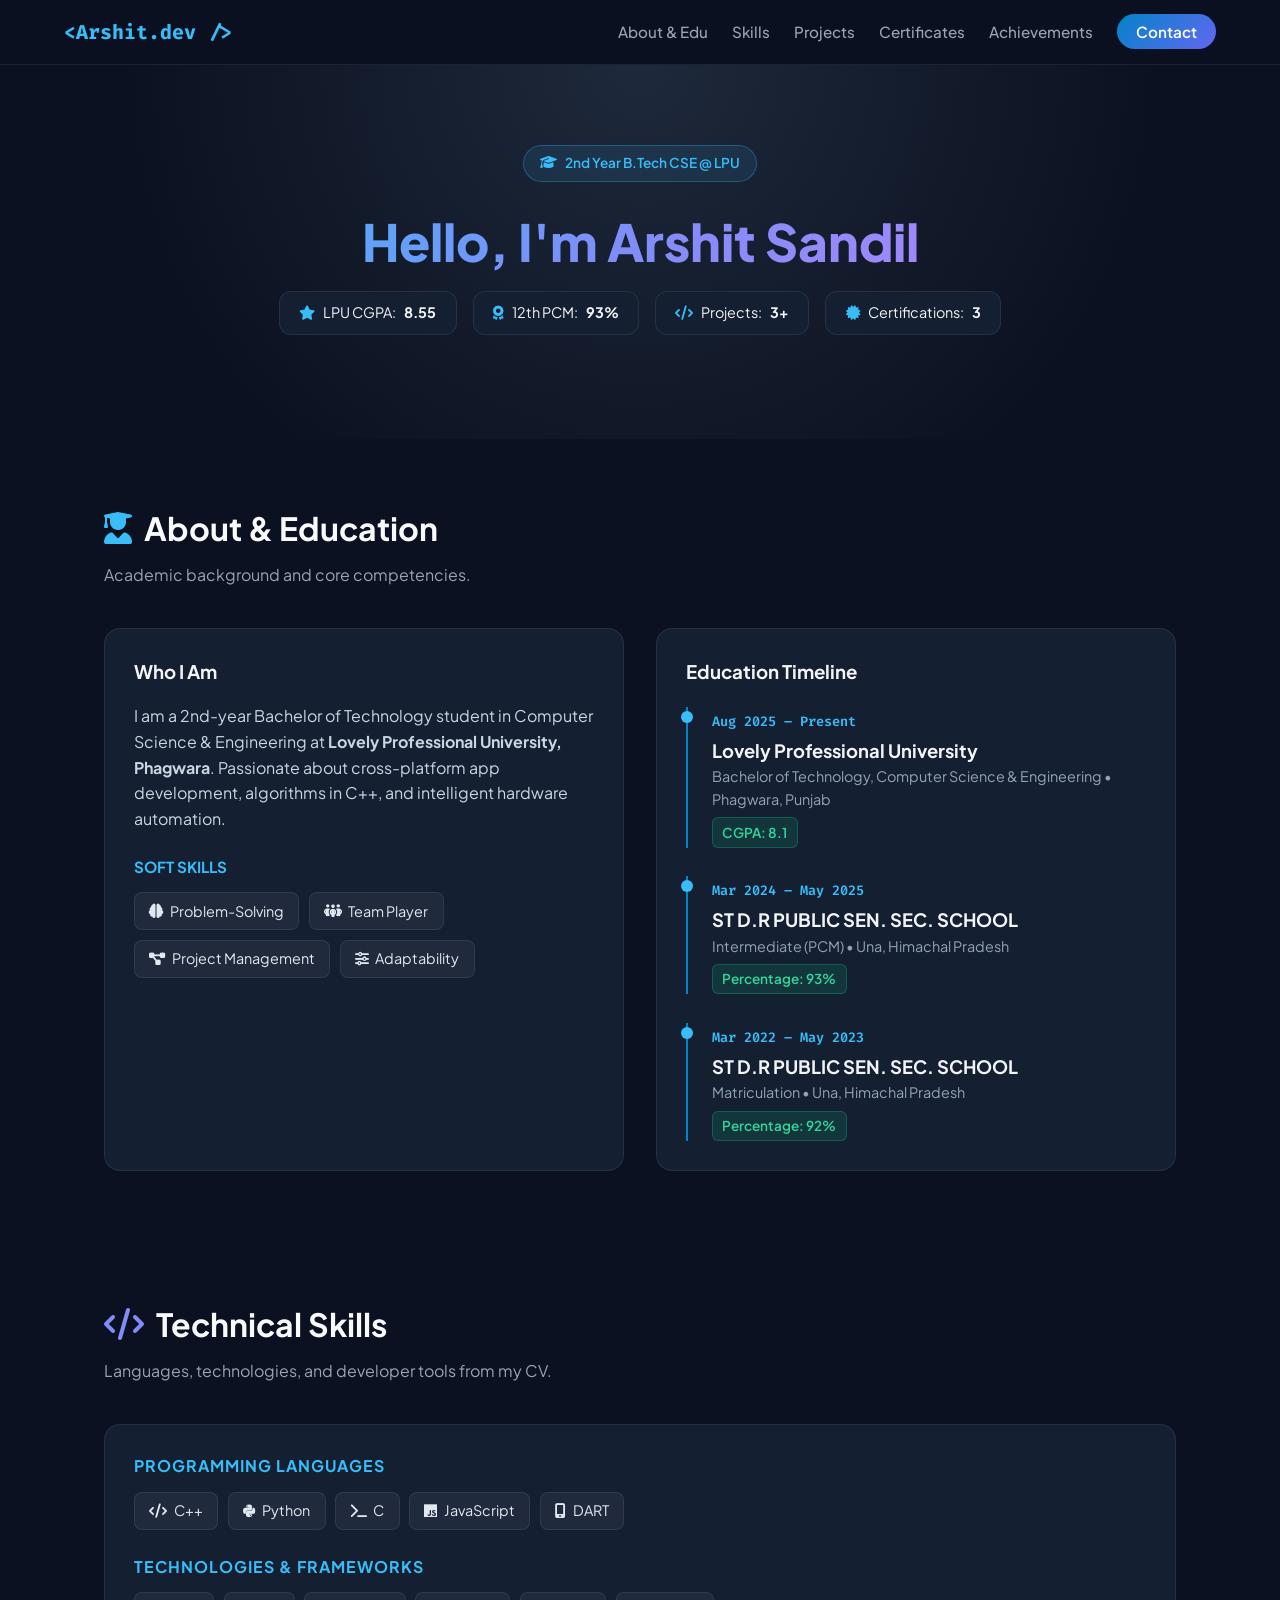
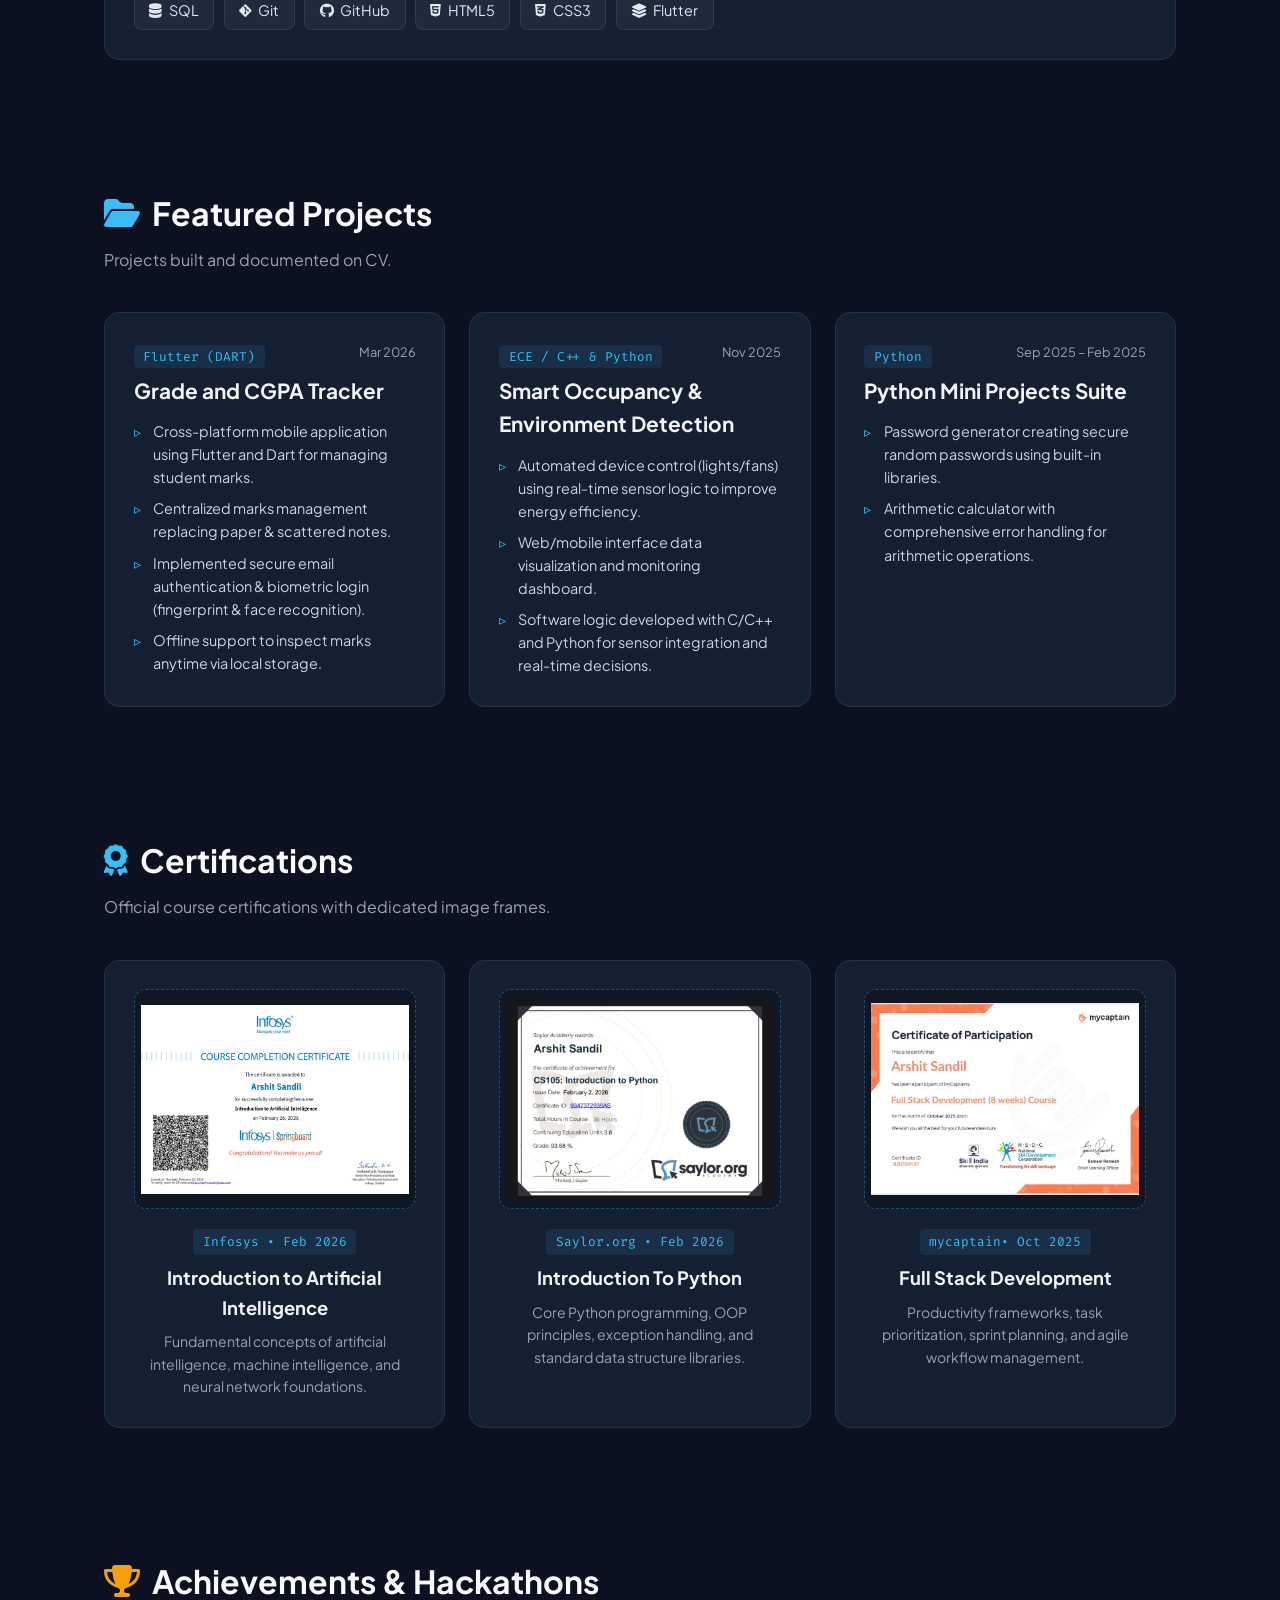
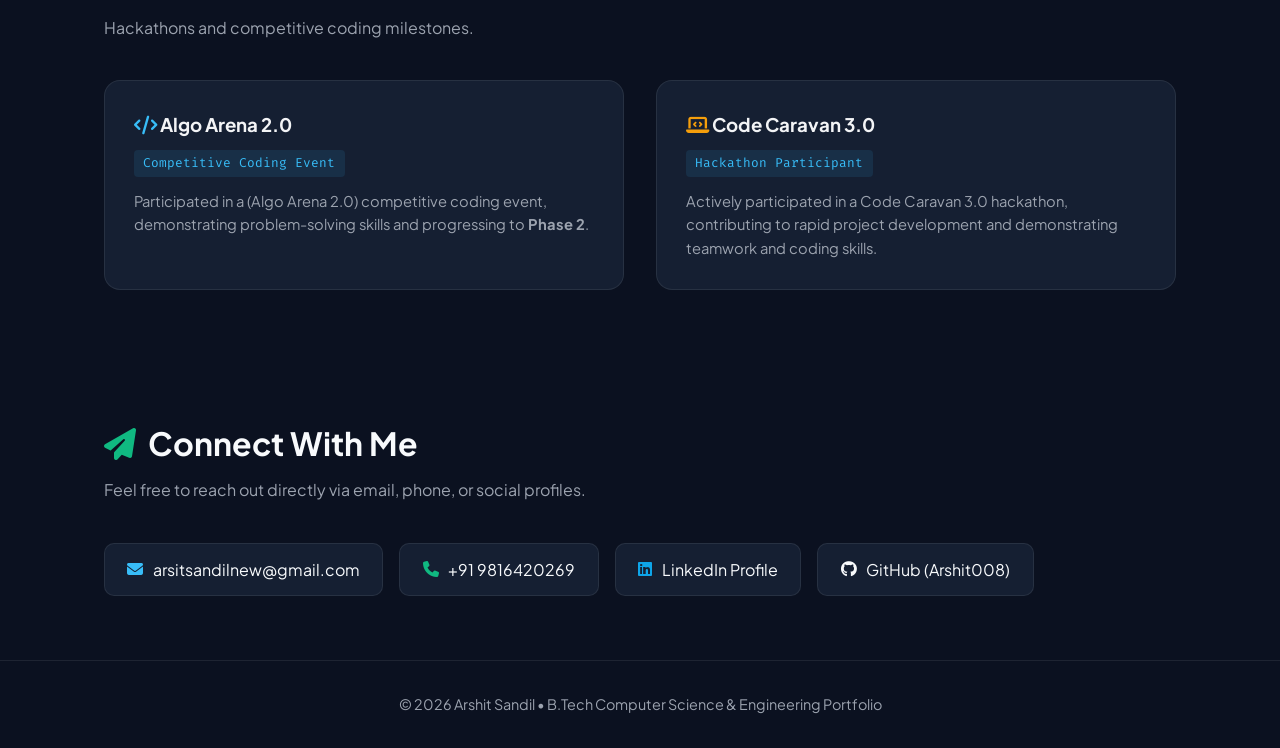
<file: index.html>
<!DOCTYPE html>
<html lang="en">
<head>
  <meta charset="UTF-8">
  <meta name="viewport" content="width=device-width, initial-scale=1.0">
  <title>Arshit Sandil | Portfolio</title>
  <!-- Google Fonts & FontAwesome Icons -->
  <link rel="preconnect" href="https://fonts.googleapis.com">
  <link rel="preconnect" href="https://fonts.gstatic.com" crossorigin>
  <link href="https://fonts.googleapis.com/css2?family=Plus+Jakarta+Sans:wght@300;400;500;600;700;800&family=Fira+Code:wght@400;600&display=swap" rel="stylesheet">
  <link rel="stylesheet" href="https://cdnjs.cloudflare.com/ajax/libs/font-awesome/6.4.0/css/all.min.css">

  <link rel="stylesheet" href="style.css">
</head>
<body>

  <!-- NAVIGATION -->
  <nav>
    <a href="#" class="brand">&lt;Arshit.dev /&gt;</a>
    <ul>
      <li><a href="#about">About & Edu</a></li>
      <li><a href="#skills">Skills</a></li>
      <li><a href="#projects">Projects</a></li>
      <li><a href="#certificates">Certificates</a></li>
      <li><a href="#achievements">Achievements</a></li>
      <li><a href="#contact" class="btn-contact">Contact</a></li>
    </ul>
  </nav>

  <!-- HERO SECTION -->
  <header class="hero">
    <div class="badge-student">
      <i class="fa-solid fa-graduation-cap"></i> 2nd Year B.Tech CSE @ LPU
    </div>
    <h1>Hello, I'm Arshit Sandil</h1>
    <P></P>
    <!-- <p class="tagline">Flutter & Dart Mobile Developer | Python & C++ Programmer | Smart Automation Enthusiast</p> -->

    <div class="metrics-row">
      <div class="metric-chip"><i class="fa-solid fa-star"></i> LPU CGPA: <strong>8.55</strong></div>
      <div class="metric-chip"><i class="fa-solid fa-award"></i> 12th PCM: <strong>93%</strong></div>
      <div class="metric-chip"><i class="fa-solid fa-code"></i> Projects: <strong>3+</strong></div>
      <div class="metric-chip"><i class="fa-solid fa-certificate"></i> Certifications: <strong>3</strong></div>
    </div>
  </header>

  <!-- ABOUT & EDUCATION -->
  <section id="about">
    <h2 class="section-title"><i class="fa-solid fa-user-graduate" style="color: #38bdf8;"></i> About & Education</h2>
    <p class="section-desc">Academic background and core competencies.</p>

    <div class="grid-2">
      <!-- Bio & Soft Skills -->
      <div class="card">
        <h3 style="margin-bottom: 1rem;">Who I Am</h3>
        <p style="color: #cbd5e1; margin-bottom: 1.5rem;">
          I am a 2nd-year Bachelor of Technology student in Computer Science & Engineering at <strong>Lovely Professional University, Phagwara</strong>. Passionate about cross-platform app development, algorithms in C++, and intelligent hardware automation.
        </p>

        <h4 style="color: #38bdf8; font-size: 0.95rem; margin-bottom: 0.8rem; text-transform: uppercase;">Soft Skills</h4>
        <div class="tags-container">
          <span class="tag"><i class="fa-solid fa-brain"></i> Problem-Solving</span>
          <span class="tag"><i class="fa-solid fa-people-group"></i> Team Player</span>
          <span class="tag"><i class="fa-solid fa-diagram-project"></i> Project Management</span>
          <span class="tag"><i class="fa-solid fa-sliders"></i> Adaptability</span>
        </div>
      </div>

      <!-- Education Timeline -->
      <div class="card">
        <h3 style="margin-bottom: 1.2rem;">Education Timeline</h3>
        
        <div class="timeline-item">
          <span class="timeline-date">Aug 2025 – Present</span>
          <div class="timeline-school">Lovely Professional University</div>
          <p style="color: #94a3b8; font-size: 0.9rem;">Bachelor of Technology, Computer Science & Engineering • Phagwara, Punjab</p>
          <span class="pill-score">CGPA: 8.1</span>
        </div>

        <div class="timeline-item">
          <span class="timeline-date">Mar 2024 – May 2025</span>
          <div class="timeline-school">ST D.R PUBLIC SEN. SEC. SCHOOL</div>
          <p style="color: #94a3b8; font-size: 0.9rem;">Intermediate (PCM) • Una, Himachal Pradesh</p>
          <span class="pill-score">Percentage: 93%</span>
        </div>

        <div class="timeline-item" style="margin-bottom: 0;">
          <span class="timeline-date">Mar 2022 – May 2023</span>
          <div class="timeline-school">ST D.R PUBLIC SEN. SEC. SCHOOL</div>
          <p style="color: #94a3b8; font-size: 0.9rem;">Matriculation • Una, Himachal Pradesh</p>
          <span class="pill-score">Percentage: 92%</span>
        </div>
      </div>
    </div>
  </section>

  <!-- SKILLS SECTION -->
  <section id="skills">
    <h2 class="section-title"><i class="fa-solid fa-code" style="color: #818cf8;"></i> Technical Skills</h2>
    <p class="section-desc">Languages, technologies, and developer tools from my CV.</p>

    <div class="card">
      <div class="skill-category">
        <h4>Programming Languages</h4>
        <div class="tags-container">
          <span class="tag"><i class="fa-solid fa-code"></i> C++</span>
          <span class="tag"><i class="fa-brands fa-python"></i> Python</span>
          <span class="tag"><i class="fa-solid fa-terminal"></i> C</span>
          <span class="tag"><i class="fa-brands fa-js"></i> JavaScript</span>
          <span class="tag"><i class="fa-solid fa-mobile-screen"></i> DART</span>
        </div>
      </div>

      <div class="skill-category" style="margin-bottom: 0;">
        <h4>Technologies & Frameworks</h4>
        <div class="tags-container">
          <span class="tag"><i class="fa-solid fa-database"></i> SQL</span>
          <span class="tag"><i class="fa-brands fa-git-alt"></i> Git</span>
          <span class="tag"><i class="fa-brands fa-github"></i> GitHub</span>
          <span class="tag"><i class="fa-brands fa-html5"></i> HTML5</span>
          <span class="tag"><i class="fa-brands fa-css3-alt"></i> CSS3</span>
          <span class="tag"><i class="fa-solid fa-layer-group"></i> Flutter</span>
        </div>
      </div>
    </div>
  </section>

  <!-- PROJECTS SECTION -->
  <section id="projects">
    <h2 class="section-title"><i class="fa-solid fa-folder-open" style="color: #38bdf8;"></i> Featured Projects</h2>
    <p class="section-desc">Projects built and documented on CV.</p>

    <div class="grid-3">
      <!-- Project 1 -->
      <div class="card project-card">
        <span class="project-tag">Flutter (DART)</span>
        <span class="project-date">Mar 2026</span>
        <h3>Grade and CGPA Tracker</h3>
        <ul class="project-list">
          <li>Cross-platform mobile application using Flutter and Dart for managing student marks.</li>
          <li>Centralized marks management replacing paper & scattered notes.</li>
          <li>Implemented secure email authentication & biometric login (fingerprint & face recognition).</li>
          <li>Offline support to inspect marks anytime via local storage.</li>
        </ul>
      </div>

      <!-- Project 2 -->
      <div class="card project-card">
        <span class="project-tag">ECE / C++ & Python</span>
        <span class="project-date">Nov 2025</span>
        <h3>Smart Occupancy & Environment Detection</h3>
        <ul class="project-list">
          <li>Automated device control (lights/fans) using real-time sensor logic to improve energy efficiency.</li>
          <li>Web/mobile interface data visualization and monitoring dashboard.</li>
          <li>Software logic developed with C/C++ and Python for sensor integration and real-time decisions.</li>
        </ul>
      </div>

      <!-- Project 3 -->
      <div class="card project-card">
        <span class="project-tag">Python</span>
        <span class="project-date">Sep 2025 – Feb 2025</span>
        <h3>Python Mini Projects Suite</h3>
        <ul class="project-list">
          <li>Password generator creating secure random passwords using built-in libraries.</li>
          <li>Arithmetic calculator with comprehensive error handling for arithmetic operations.</li>
        </ul>
      </div>
    </div>
  </section>

  <!-- CERTIFICATES SECTION WITH IMAGE SLOTS -->
  <section id="certificates">
    <h2 class="section-title"><i class="fa-solid fa-award" style="color: #38bdf8;"></i> Certifications</h2>
    <p class="section-desc">Official course certifications with dedicated image frames.</p>

    <div class="grid-3">
      <!-- Certificate 1 -->
      <div class="card cert-card">
        <!-- 🖼️ IMAGE SLOT 1: Paste your image link/path in src="..." -->
        <div class="cert-img-box">
          <img 
            src="infosis.jpeg" 
            alt="Introduction to Artificial Intelligence - Infosys" 
            width="100%" 
            height="206"
            onerror="this.style.display='none'; this.nextElementSibling.style.display='flex';"
          >
          <div class="cert-placeholder" style="display: none;">
            <i class="fa-solid fa-certificate"></i>
            <span>Certificate Preview</span>
            <small>Paste image URL in &lt;img src="..."&gt;</small>
          </div>
        </div>

        <span class="cert-issuer">Infosys • Feb 2026</span>
        <h3 style="font-size: 1.15rem; margin-bottom: 0.5rem;">Introduction to Artificial Intelligence</h3>
        <p style="font-size: 0.88rem; color: var(--text-muted);">Fundamental concepts of artificial intelligence, machine intelligence, and neural network foundations.</p>
      </div>

      <!-- Certificate 2 -->
      <div class="card cert-card">
        <!-- 🖼️ IMAGE SLOT 2: Paste your image link/path in src="..." -->
        <div class="cert-img-box">
          <img 
            src="saylor.jpeg" 
            alt="Introduction To Python - Saylor.org" 
            width="100%" 
            height="206"
            onerror="this.style.display='none'; this.nextElementSibling.style.display='flex';"
          >
          <div class="cert-placeholder" style="display: none;">
            <i class="fa-brands fa-python"></i>
            <span>Certificate Preview</span>
            <small>Paste image URL in &lt;img src="..."&gt;</small>
          </div>
        </div>

        <span class="cert-issuer">Saylor.org • Feb 2026</span>
        <h3 style="font-size: 1.15rem; margin-bottom: 0.5rem;">Introduction To Python</h3>
        <p style="font-size: 0.88rem; color: var(--text-muted);">Core Python programming, OOP principles, exception handling, and standard data structure libraries.</p>
      </div>

      <!-- Certificate 3 -->
      <div class="card cert-card">
        <!-- 🖼️ IMAGE SLOT 3: Paste your image link/path in src="..." -->
        <div class="cert-img-box">
          <img 
            src="capt.jpeg" 
            alt="Full Stack Development - mycaptain" 
            width="100%" 
            height="206"
            onerror="this.style.display='none'; this.nextElementSibling.style.display='flex';"
          >
          <div class="cert-placeholder" style="display: none;">
            <i class="fa-solid fa-clock"></i>
            <span>Certificate Preview</span>
            <small>Paste image URL in &lt;img src="..."&gt;</small>
          </div>
        </div>

        <span class="cert-issuer"> mycaptain• Oct 2025</span>
        <h3 style="font-size: 1.15rem; margin-bottom: 0.5rem;">Full Stack Development</h3>
        <p style="font-size: 0.88rem; color: var(--text-muted);">Productivity frameworks, task prioritization, sprint planning, and agile workflow management.</p>
      </div>
    </div>
  </section>

  <!-- ACHIEVEMENTS SECTION -->
  <section id="achievements">
    <h2 class="section-title"><i class="fa-solid fa-trophy" style="color: #f59e0b;"></i> Achievements & Hackathons</h2>
    <p class="section-desc">Hackathons and competitive coding milestones.</p>

    <div class="grid-2">
      <!-- Achievement 1 -->
      <div class="card">
        <h3 style="margin-bottom: 0.5rem;"><i class="fa-solid fa-code" style="color: #38bdf8;"></i> Algo Arena 2.0</h3>
        <span class="project-tag" style="margin-bottom: 0.8rem; display: inline-block;">Competitive Coding Event</span>
        <p style="font-size: 0.92rem; color: var(--text-muted);">
          Participated in a (Algo Arena 2.0) competitive coding event, demonstrating problem-solving skills and progressing to <strong>Phase 2</strong>.
        </p>
      </div>

      <!-- Achievement 2 -->
      <div class="card">
        <h3 style="margin-bottom: 0.5rem;"><i class="fa-solid fa-laptop-code" style="color: #f59e0b;"></i> Code Caravan 3.0</h3>
        <span class="project-tag" style="margin-bottom: 0.8rem; display: inline-block;">Hackathon Participant</span>
        <p style="font-size: 0.92rem; color: var(--text-muted);">
          Actively participated in a Code Caravan 3.0 hackathon, contributing to rapid project development and demonstrating teamwork and coding skills.
        </p>
      </div>
    </div>
  </section>

  <!-- CONTACT SECTION -->
  <section id="contact">
    <h2 class="section-title"><i class="fa-solid fa-paper-plane" style="color: #10b981;"></i> Connect With Me</h2>
    <p class="section-desc">Feel free to reach out directly via email, phone, or social profiles.</p>

    <div class="contact-links">
      <a href="mailto:arsitsandilnew@gmail.com" class="contact-btn">
        <i class="fa-solid fa-envelope" style="color: #38bdf8;"></i> arsitsandilnew@gmail.com
      </a>
      <a href="tel:+919816420269" class="contact-btn">
        <i class="fa-solid fa-phone" style="color: #10b981;"></i> +91 9816420269
      </a>
      <a href="https://www.linkedin.com/in/arshit-sandil-b44b50220/" target="_blank" rel="noopener" class="contact-btn">
        <i class="fa-brands fa-linkedin" style="color: #0ea5e9;"></i> LinkedIn Profile
      </a>
      <a href="https://github.com/Arshit008" target="_blank" rel="noopener" class="contact-btn">
        <i class="fa-brands fa-github"></i> GitHub (Arshit008)
      </a>
    </div>
  </section>

  <!-- FOOTER -->
  <footer>
    <p>&copy; 2026 Arshit Sandil • B.Tech Computer Science & Engineering Portfolio</p>
  </footer>

</body>
</html>
</file>
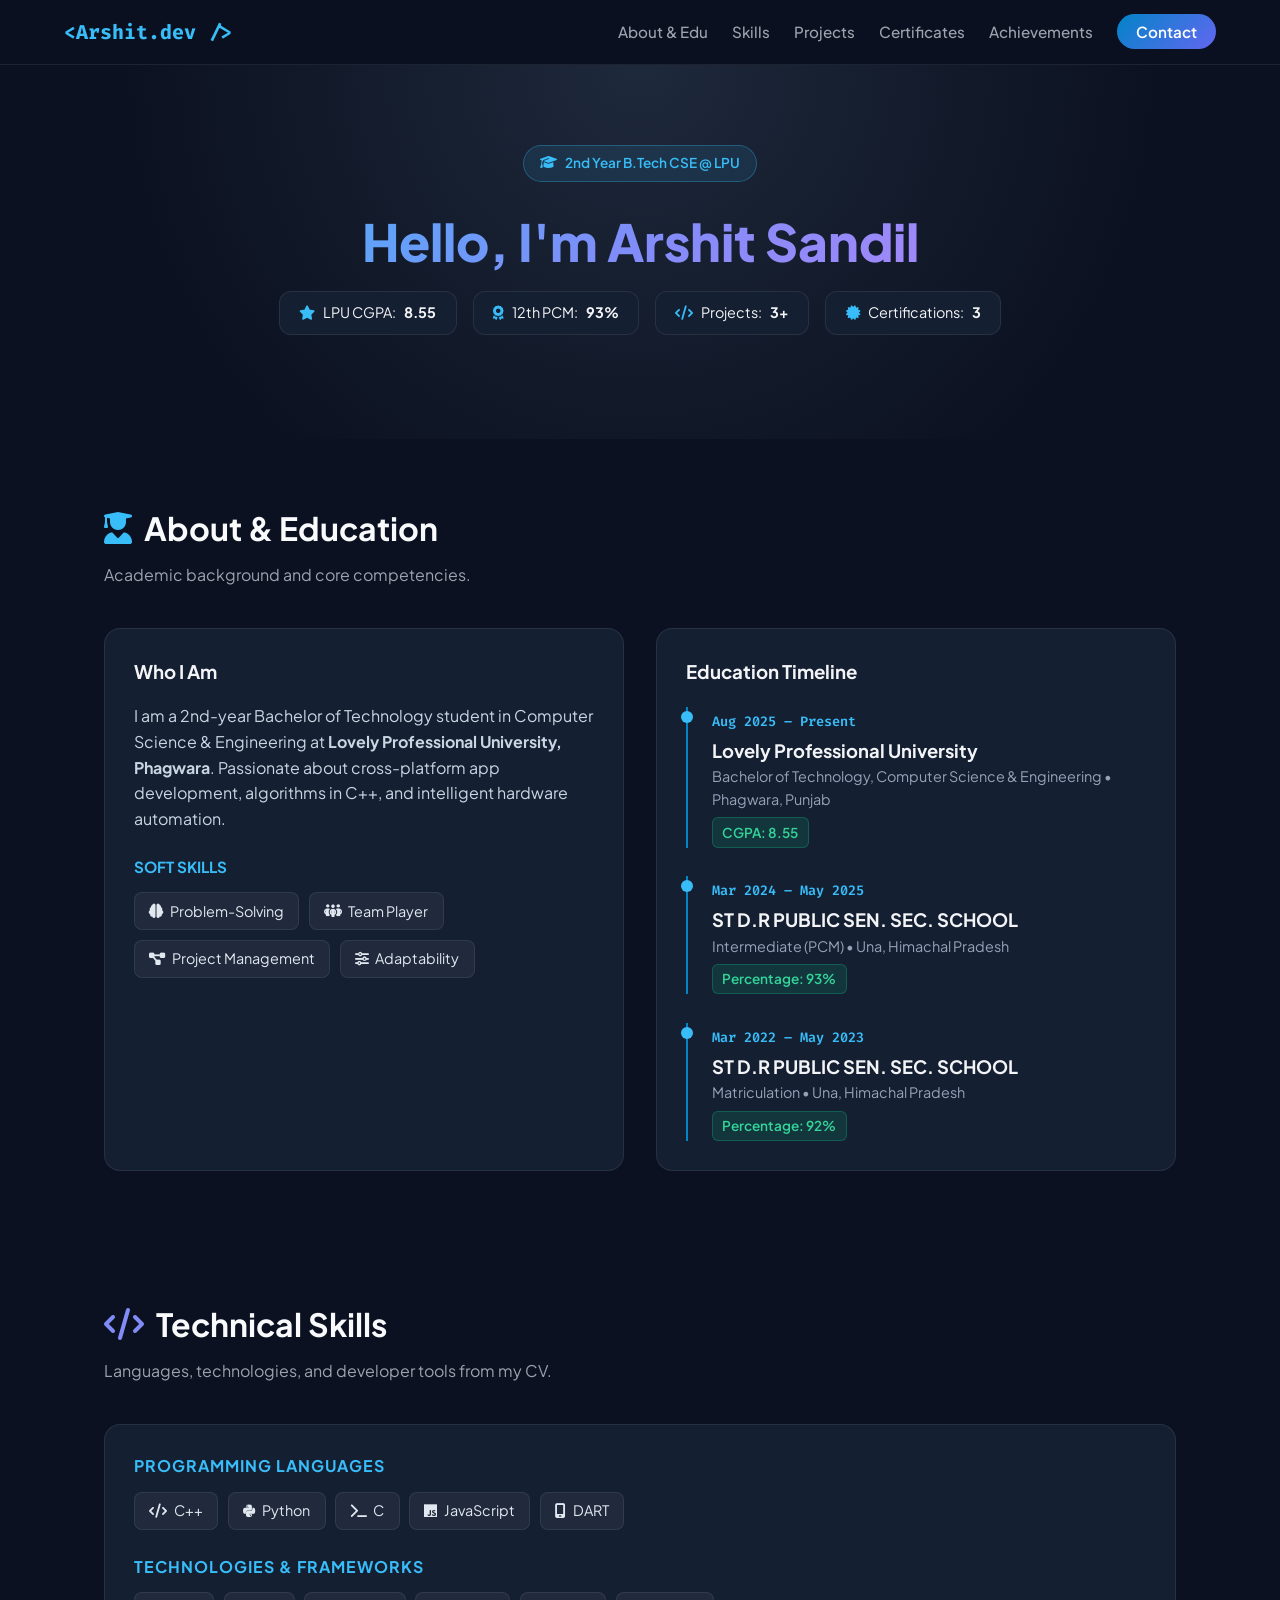
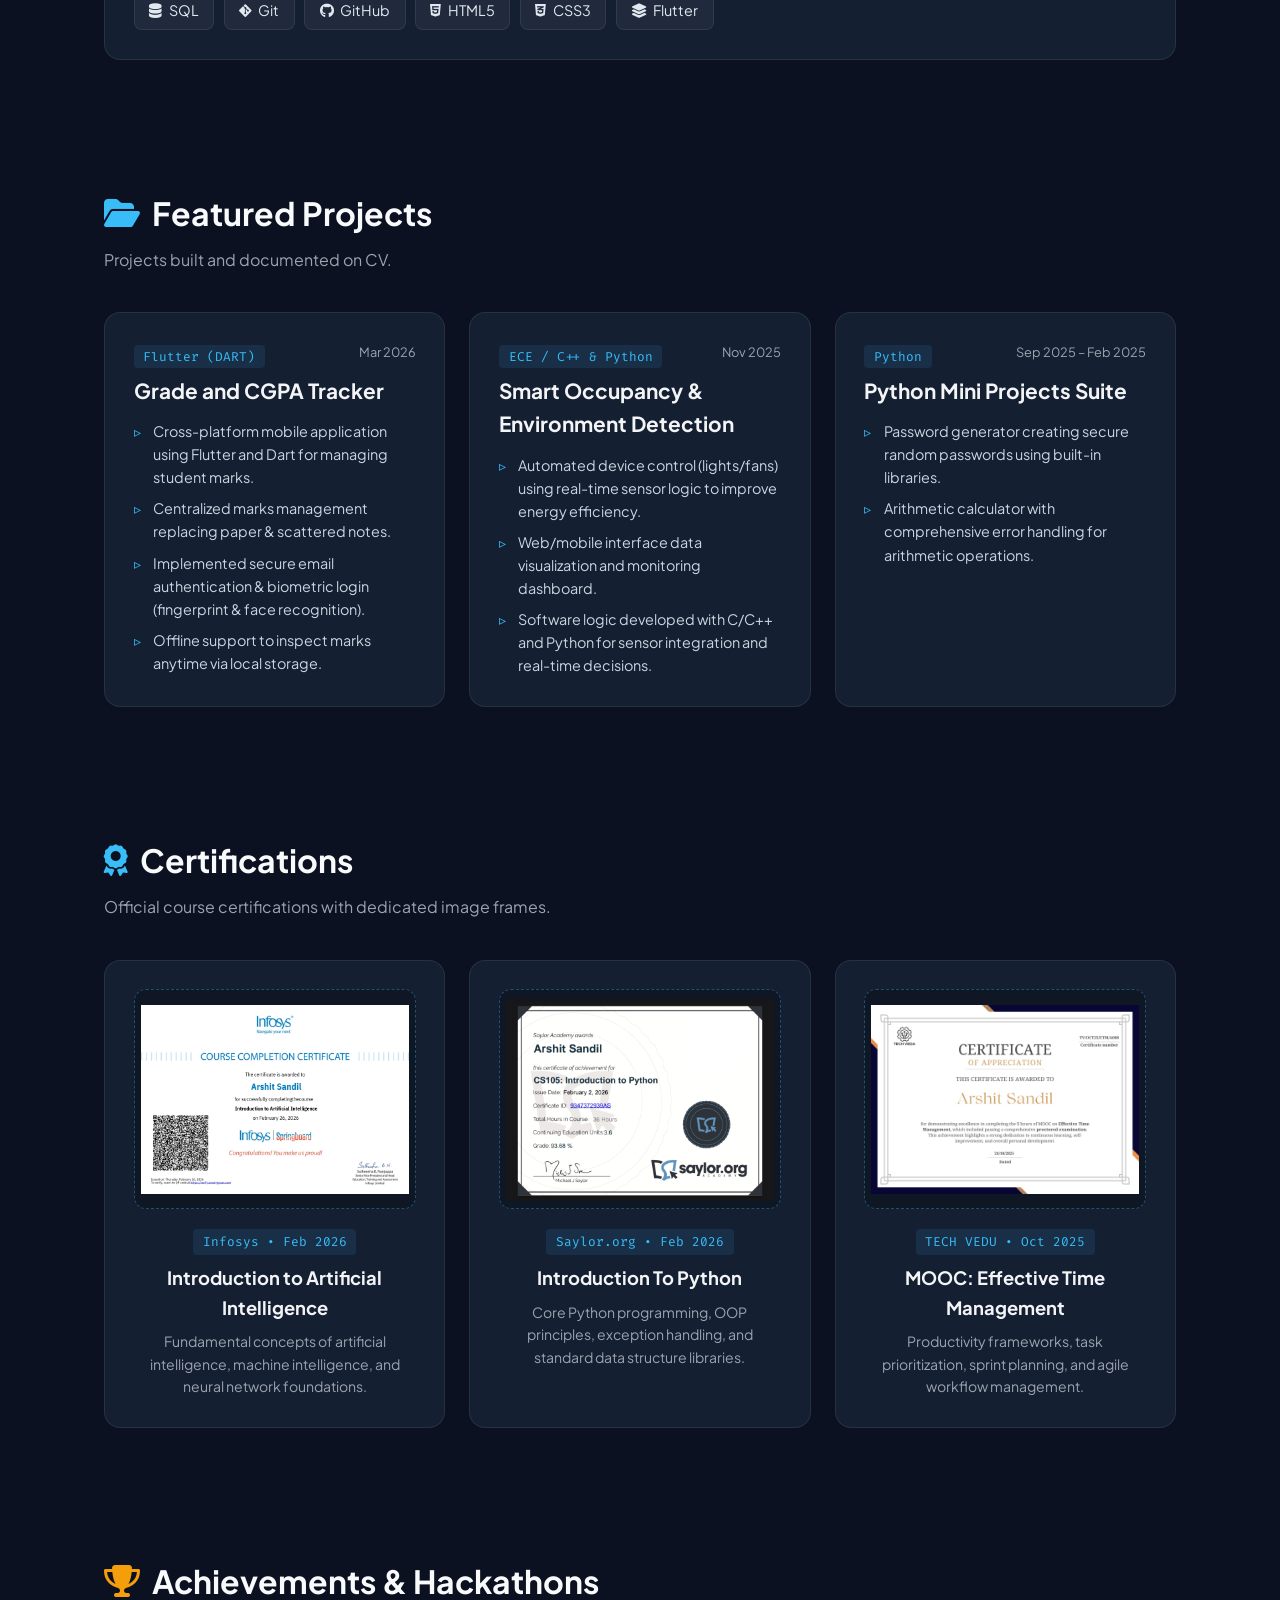
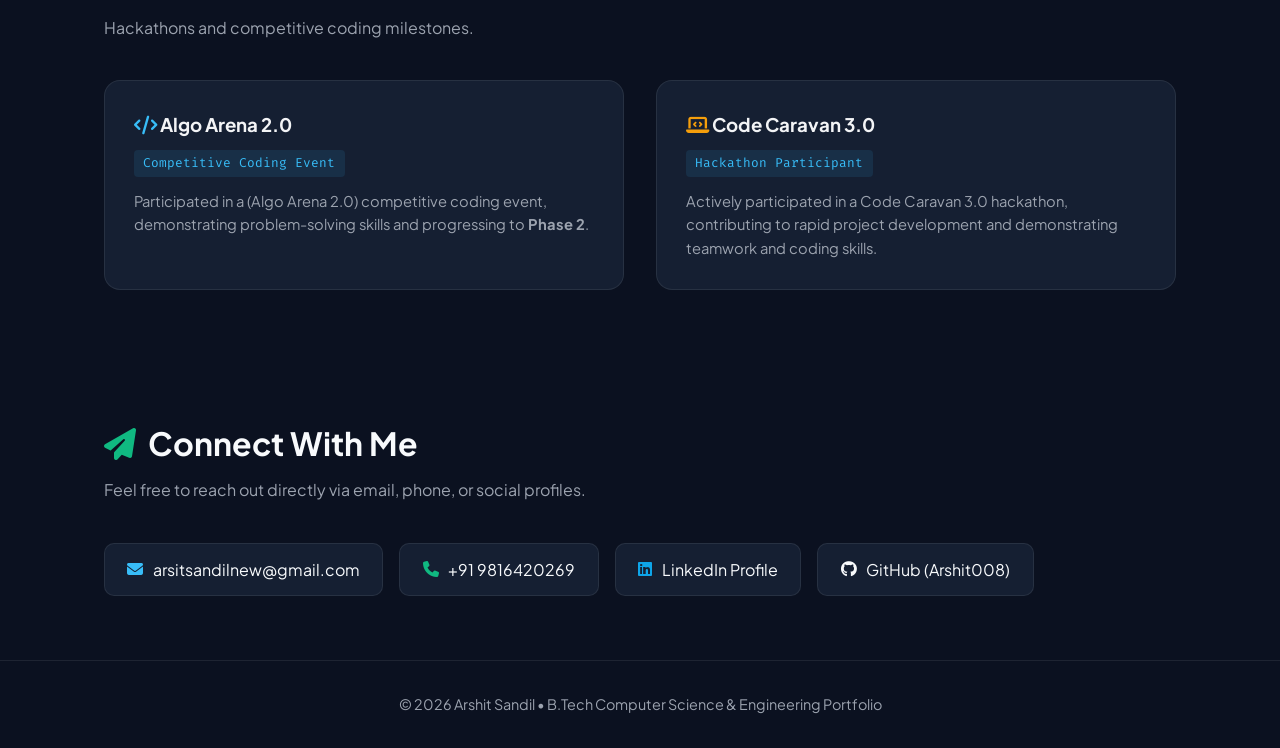
<file: portfolio/index.html>
<!DOCTYPE html>
<html lang="en">
<head>
  <meta charset="UTF-8">
  <meta name="viewport" content="width=device-width, initial-scale=1.0">
  <title>Arshit Sandil | Portfolio</title>
  <!-- Google Fonts & FontAwesome Icons -->
  <link rel="preconnect" href="https://fonts.googleapis.com">
  <link rel="preconnect" href="https://fonts.gstatic.com" crossorigin>
  <link href="https://fonts.googleapis.com/css2?family=Plus+Jakarta+Sans:wght@300;400;500;600;700;800&family=Fira+Code:wght@400;600&display=swap" rel="stylesheet">
  <link rel="stylesheet" href="https://cdnjs.cloudflare.com/ajax/libs/font-awesome/6.4.0/css/all.min.css">

  <link rel="stylesheet" href="style.css">
</head>
<body>

  <!-- NAVIGATION -->
  <nav>
    <a href="#" class="brand">&lt;Arshit.dev /&gt;</a>
    <ul>
      <li><a href="#about">About & Edu</a></li>
      <li><a href="#skills">Skills</a></li>
      <li><a href="#projects">Projects</a></li>
      <li><a href="#certificates">Certificates</a></li>
      <li><a href="#achievements">Achievements</a></li>
      <li><a href="#contact" class="btn-contact">Contact</a></li>
    </ul>
  </nav>

  <!-- HERO SECTION -->
  <header class="hero">
    <div class="badge-student">
      <i class="fa-solid fa-graduation-cap"></i> 2nd Year B.Tech CSE @ LPU
    </div>
    <h1>Hello, I'm Arshit Sandil</h1>
    <P></P>
    <!-- <p class="tagline">Flutter & Dart Mobile Developer | Python & C++ Programmer | Smart Automation Enthusiast</p> -->

    <div class="metrics-row">
      <div class="metric-chip"><i class="fa-solid fa-star"></i> LPU CGPA: <strong>8.55</strong></div>
      <div class="metric-chip"><i class="fa-solid fa-award"></i> 12th PCM: <strong>93%</strong></div>
      <div class="metric-chip"><i class="fa-solid fa-code"></i> Projects: <strong>3+</strong></div>
      <div class="metric-chip"><i class="fa-solid fa-certificate"></i> Certifications: <strong>3</strong></div>
    </div>
  </header>

  <!-- ABOUT & EDUCATION -->
  <section id="about">
    <h2 class="section-title"><i class="fa-solid fa-user-graduate" style="color: #38bdf8;"></i> About & Education</h2>
    <p class="section-desc">Academic background and core competencies.</p>

    <div class="grid-2">
      <!-- Bio & Soft Skills -->
      <div class="card">
        <h3 style="margin-bottom: 1rem;">Who I Am</h3>
        <p style="color: #cbd5e1; margin-bottom: 1.5rem;">
          I am a 2nd-year Bachelor of Technology student in Computer Science & Engineering at <strong>Lovely Professional University, Phagwara</strong>. Passionate about cross-platform app development, algorithms in C++, and intelligent hardware automation.
        </p>

        <h4 style="color: #38bdf8; font-size: 0.95rem; margin-bottom: 0.8rem; text-transform: uppercase;">Soft Skills</h4>
        <div class="tags-container">
          <span class="tag"><i class="fa-solid fa-brain"></i> Problem-Solving</span>
          <span class="tag"><i class="fa-solid fa-people-group"></i> Team Player</span>
          <span class="tag"><i class="fa-solid fa-diagram-project"></i> Project Management</span>
          <span class="tag"><i class="fa-solid fa-sliders"></i> Adaptability</span>
        </div>
      </div>

      <!-- Education Timeline -->
      <div class="card">
        <h3 style="margin-bottom: 1.2rem;">Education Timeline</h3>
        
        <div class="timeline-item">
          <span class="timeline-date">Aug 2025 – Present</span>
          <div class="timeline-school">Lovely Professional University</div>
          <p style="color: #94a3b8; font-size: 0.9rem;">Bachelor of Technology, Computer Science & Engineering • Phagwara, Punjab</p>
          <span class="pill-score">CGPA: 8.55</span>
        </div>

        <div class="timeline-item">
          <span class="timeline-date">Mar 2024 – May 2025</span>
          <div class="timeline-school">ST D.R PUBLIC SEN. SEC. SCHOOL</div>
          <p style="color: #94a3b8; font-size: 0.9rem;">Intermediate (PCM) • Una, Himachal Pradesh</p>
          <span class="pill-score">Percentage: 93%</span>
        </div>

        <div class="timeline-item" style="margin-bottom: 0;">
          <span class="timeline-date">Mar 2022 – May 2023</span>
          <div class="timeline-school">ST D.R PUBLIC SEN. SEC. SCHOOL</div>
          <p style="color: #94a3b8; font-size: 0.9rem;">Matriculation • Una, Himachal Pradesh</p>
          <span class="pill-score">Percentage: 92%</span>
        </div>
      </div>
    </div>
  </section>

  <!-- SKILLS SECTION -->
  <section id="skills">
    <h2 class="section-title"><i class="fa-solid fa-code" style="color: #818cf8;"></i> Technical Skills</h2>
    <p class="section-desc">Languages, technologies, and developer tools from my CV.</p>

    <div class="card">
      <div class="skill-category">
        <h4>Programming Languages</h4>
        <div class="tags-container">
          <span class="tag"><i class="fa-solid fa-code"></i> C++</span>
          <span class="tag"><i class="fa-brands fa-python"></i> Python</span>
          <span class="tag"><i class="fa-solid fa-terminal"></i> C</span>
          <span class="tag"><i class="fa-brands fa-js"></i> JavaScript</span>
          <span class="tag"><i class="fa-solid fa-mobile-screen"></i> DART</span>
        </div>
      </div>

      <div class="skill-category" style="margin-bottom: 0;">
        <h4>Technologies & Frameworks</h4>
        <div class="tags-container">
          <span class="tag"><i class="fa-solid fa-database"></i> SQL</span>
          <span class="tag"><i class="fa-brands fa-git-alt"></i> Git</span>
          <span class="tag"><i class="fa-brands fa-github"></i> GitHub</span>
          <span class="tag"><i class="fa-brands fa-html5"></i> HTML5</span>
          <span class="tag"><i class="fa-brands fa-css3-alt"></i> CSS3</span>
          <span class="tag"><i class="fa-solid fa-layer-group"></i> Flutter</span>
        </div>
      </div>
    </div>
  </section>

  <!-- PROJECTS SECTION -->
  <section id="projects">
    <h2 class="section-title"><i class="fa-solid fa-folder-open" style="color: #38bdf8;"></i> Featured Projects</h2>
    <p class="section-desc">Projects built and documented on CV.</p>

    <div class="grid-3">
      <!-- Project 1 -->
      <div class="card project-card">
        <span class="project-tag">Flutter (DART)</span>
        <span class="project-date">Mar 2026</span>
        <h3>Grade and CGPA Tracker</h3>
        <ul class="project-list">
          <li>Cross-platform mobile application using Flutter and Dart for managing student marks.</li>
          <li>Centralized marks management replacing paper & scattered notes.</li>
          <li>Implemented secure email authentication & biometric login (fingerprint & face recognition).</li>
          <li>Offline support to inspect marks anytime via local storage.</li>
        </ul>
      </div>

      <!-- Project 2 -->
      <div class="card project-card">
        <span class="project-tag">ECE / C++ & Python</span>
        <span class="project-date">Nov 2025</span>
        <h3>Smart Occupancy & Environment Detection</h3>
        <ul class="project-list">
          <li>Automated device control (lights/fans) using real-time sensor logic to improve energy efficiency.</li>
          <li>Web/mobile interface data visualization and monitoring dashboard.</li>
          <li>Software logic developed with C/C++ and Python for sensor integration and real-time decisions.</li>
        </ul>
      </div>

      <!-- Project 3 -->
      <div class="card project-card">
        <span class="project-tag">Python</span>
        <span class="project-date">Sep 2025 – Feb 2025</span>
        <h3>Python Mini Projects Suite</h3>
        <ul class="project-list">
          <li>Password generator creating secure random passwords using built-in libraries.</li>
          <li>Arithmetic calculator with comprehensive error handling for arithmetic operations.</li>
        </ul>
      </div>
    </div>
  </section>

  <!-- CERTIFICATES SECTION WITH IMAGE SLOTS -->
  <section id="certificates">
    <h2 class="section-title"><i class="fa-solid fa-award" style="color: #38bdf8;"></i> Certifications</h2>
    <p class="section-desc">Official course certifications with dedicated image frames.</p>

    <div class="grid-3">
      <!-- Certificate 1 -->
      <div class="card cert-card">
        <!-- 🖼️ IMAGE SLOT 1: Paste your image link/path in src="..." -->
        <div class="cert-img-box">
          <img 
            src="infosis.jpeg" 
            alt="Introduction to Artificial Intelligence - Infosys" 
            width="100%" 
            height="206"
            onerror="this.style.display='none'; this.nextElementSibling.style.display='flex';"
          >
          <div class="cert-placeholder" style="display: none;">
            <i class="fa-solid fa-certificate"></i>
            <span>Certificate Preview</span>
            <small>Paste image URL in &lt;img src="..."&gt;</small>
          </div>
        </div>

        <span class="cert-issuer">Infosys • Feb 2026</span>
        <h3 style="font-size: 1.15rem; margin-bottom: 0.5rem;">Introduction to Artificial Intelligence</h3>
        <p style="font-size: 0.88rem; color: var(--text-muted);">Fundamental concepts of artificial intelligence, machine intelligence, and neural network foundations.</p>
      </div>

      <!-- Certificate 2 -->
      <div class="card cert-card">
        <!-- 🖼️ IMAGE SLOT 2: Paste your image link/path in src="..." -->
        <div class="cert-img-box">
          <img 
            src="saylor.jpeg" 
            alt="Introduction To Python - Saylor.org" 
            width="100%" 
            height="206"
            onerror="this.style.display='none'; this.nextElementSibling.style.display='flex';"
          >
          <div class="cert-placeholder" style="display: none;">
            <i class="fa-brands fa-python"></i>
            <span>Certificate Preview</span>
            <small>Paste image URL in &lt;img src="..."&gt;</small>
          </div>
        </div>

        <span class="cert-issuer">Saylor.org • Feb 2026</span>
        <h3 style="font-size: 1.15rem; margin-bottom: 0.5rem;">Introduction To Python</h3>
        <p style="font-size: 0.88rem; color: var(--text-muted);">Core Python programming, OOP principles, exception handling, and standard data structure libraries.</p>
      </div>

      <!-- Certificate 3 -->
      <div class="card cert-card">
        <!-- 🖼️ IMAGE SLOT 3: Paste your image link/path in src="..." -->
        <div class="cert-img-box">
          <img 
            src="vedu.jpeg" 
            alt="MOOC: Effective Time Management - TECH VEDU" 
            width="100%" 
            height="206"
            onerror="this.style.display='none'; this.nextElementSibling.style.display='flex';"
          >
          <div class="cert-placeholder" style="display: none;">
            <i class="fa-solid fa-clock"></i>
            <span>Certificate Preview</span>
            <small>Paste image URL in &lt;img src="..."&gt;</small>
          </div>
        </div>

        <span class="cert-issuer">TECH VEDU • Oct 2025</span>
        <h3 style="font-size: 1.15rem; margin-bottom: 0.5rem;">MOOC: Effective Time Management</h3>
        <p style="font-size: 0.88rem; color: var(--text-muted);">Productivity frameworks, task prioritization, sprint planning, and agile workflow management.</p>
      </div>
    </div>
  </section>

  <!-- ACHIEVEMENTS SECTION -->
  <section id="achievements">
    <h2 class="section-title"><i class="fa-solid fa-trophy" style="color: #f59e0b;"></i> Achievements & Hackathons</h2>
    <p class="section-desc">Hackathons and competitive coding milestones.</p>

    <div class="grid-2">
      <!-- Achievement 1 -->
      <div class="card">
        <h3 style="margin-bottom: 0.5rem;"><i class="fa-solid fa-code" style="color: #38bdf8;"></i> Algo Arena 2.0</h3>
        <span class="project-tag" style="margin-bottom: 0.8rem; display: inline-block;">Competitive Coding Event</span>
        <p style="font-size: 0.92rem; color: var(--text-muted);">
          Participated in a (Algo Arena 2.0) competitive coding event, demonstrating problem-solving skills and progressing to <strong>Phase 2</strong>.
        </p>
      </div>

      <!-- Achievement 2 -->
      <div class="card">
        <h3 style="margin-bottom: 0.5rem;"><i class="fa-solid fa-laptop-code" style="color: #f59e0b;"></i> Code Caravan 3.0</h3>
        <span class="project-tag" style="margin-bottom: 0.8rem; display: inline-block;">Hackathon Participant</span>
        <p style="font-size: 0.92rem; color: var(--text-muted);">
          Actively participated in a Code Caravan 3.0 hackathon, contributing to rapid project development and demonstrating teamwork and coding skills.
        </p>
      </div>
    </div>
  </section>

  <!-- CONTACT SECTION -->
  <section id="contact">
    <h2 class="section-title"><i class="fa-solid fa-paper-plane" style="color: #10b981;"></i> Connect With Me</h2>
    <p class="section-desc">Feel free to reach out directly via email, phone, or social profiles.</p>

    <div class="contact-links">
      <a href="mailto:arsitsandilnew@gmail.com" class="contact-btn">
        <i class="fa-solid fa-envelope" style="color: #38bdf8;"></i> arsitsandilnew@gmail.com
      </a>
      <a href="tel:+919816420269" class="contact-btn">
        <i class="fa-solid fa-phone" style="color: #10b981;"></i> +91 9816420269
      </a>
      <a href="https://www.linkedin.com/in/arshit-sandil-b44b50220/" target="_blank" rel="noopener" class="contact-btn">
        <i class="fa-brands fa-linkedin" style="color: #0ea5e9;"></i> LinkedIn Profile
      </a>
      <a href="https://github.com/Arshit008" target="_blank" rel="noopener" class="contact-btn">
        <i class="fa-brands fa-github"></i> GitHub (Arshit008)
      </a>
    </div>
  </section>

  <!-- FOOTER -->
  <footer>
    <p>&copy; 2026 Arshit Sandil • B.Tech Computer Science & Engineering Portfolio</p>
  </footer>

</body>
</html>
</file>
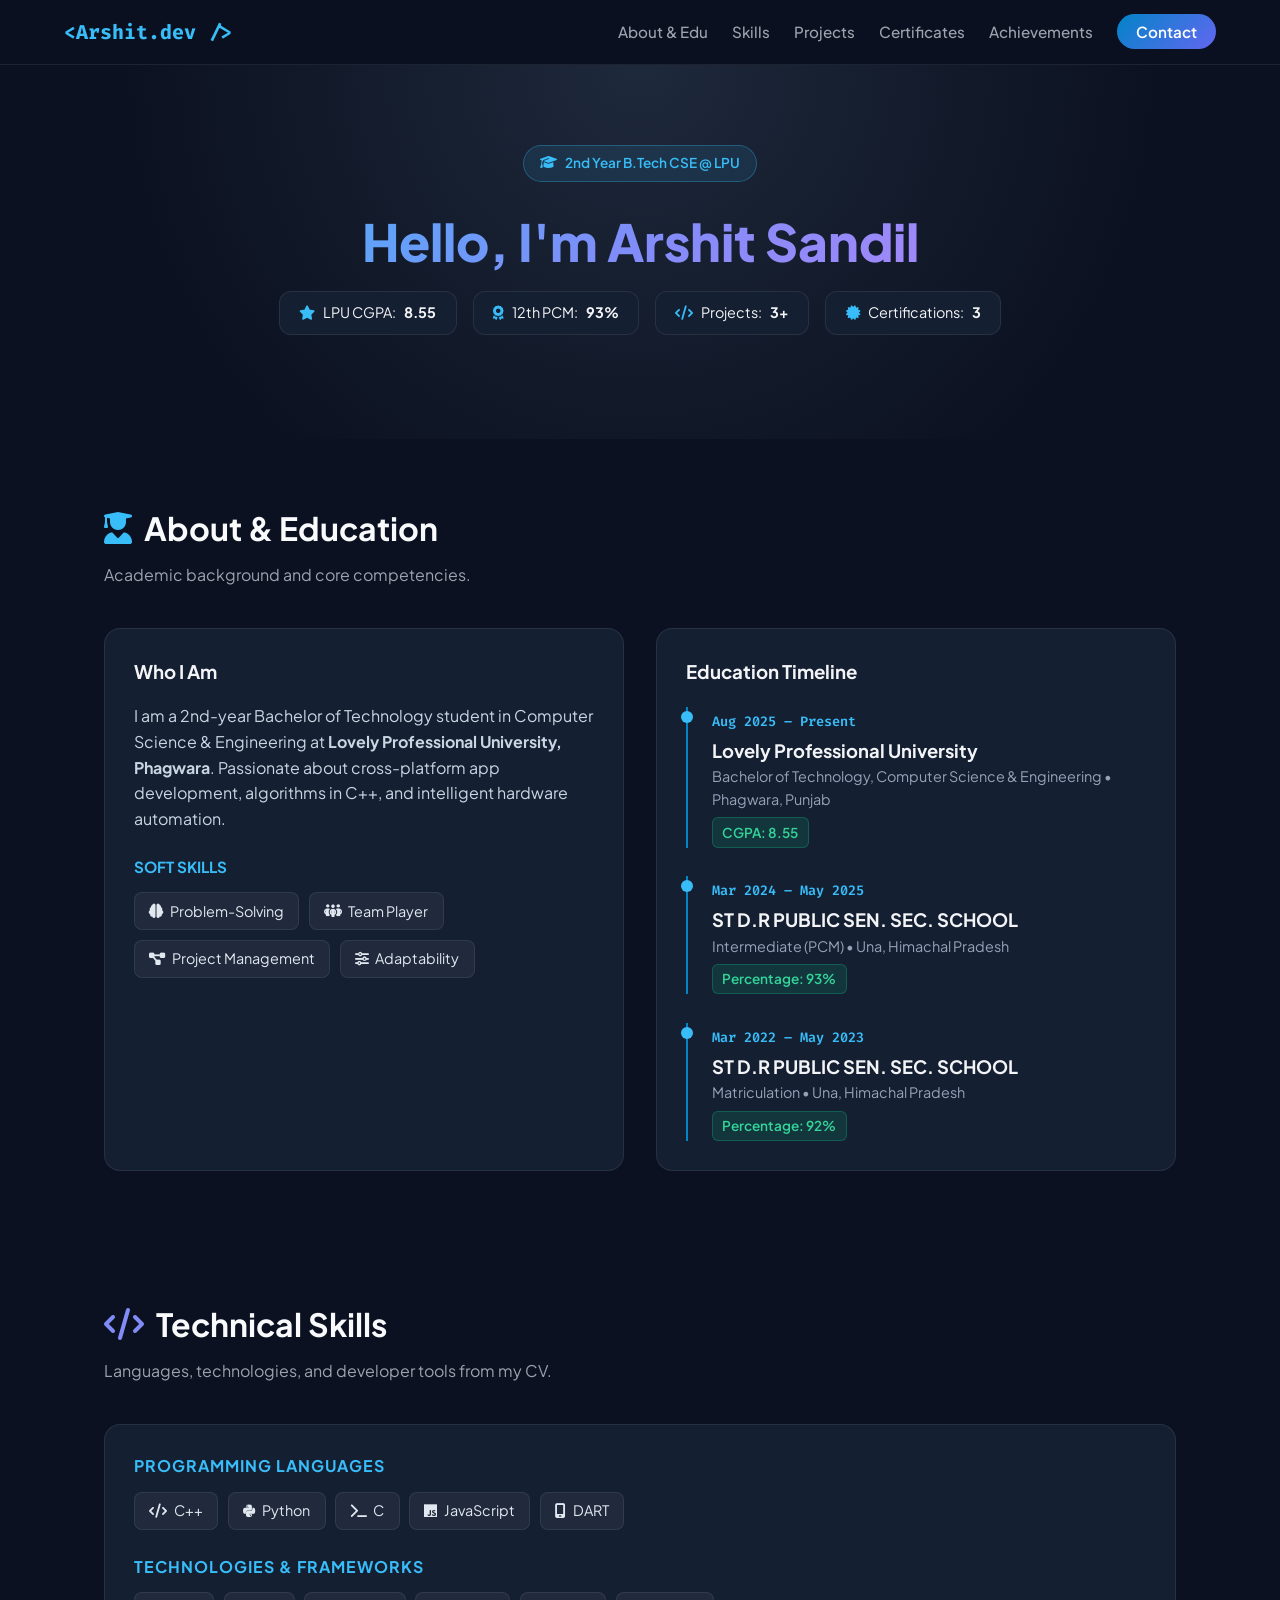
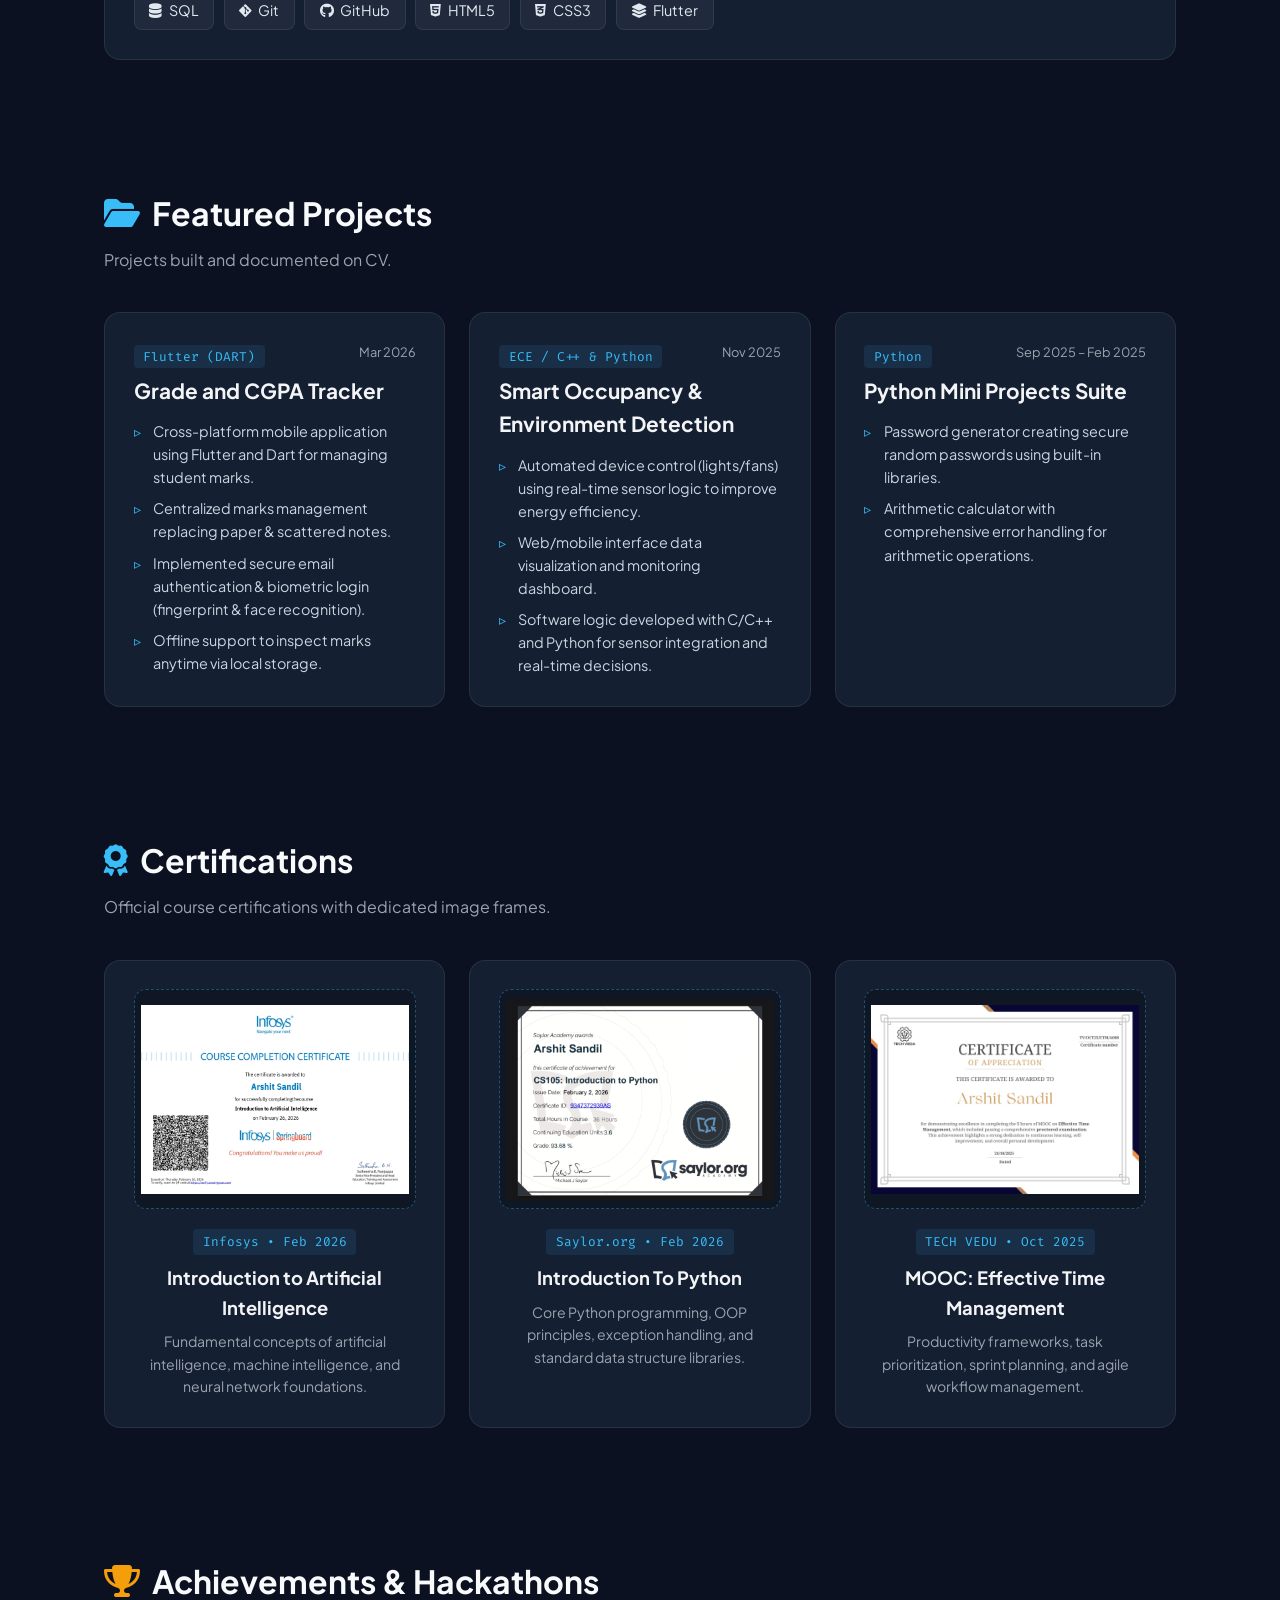
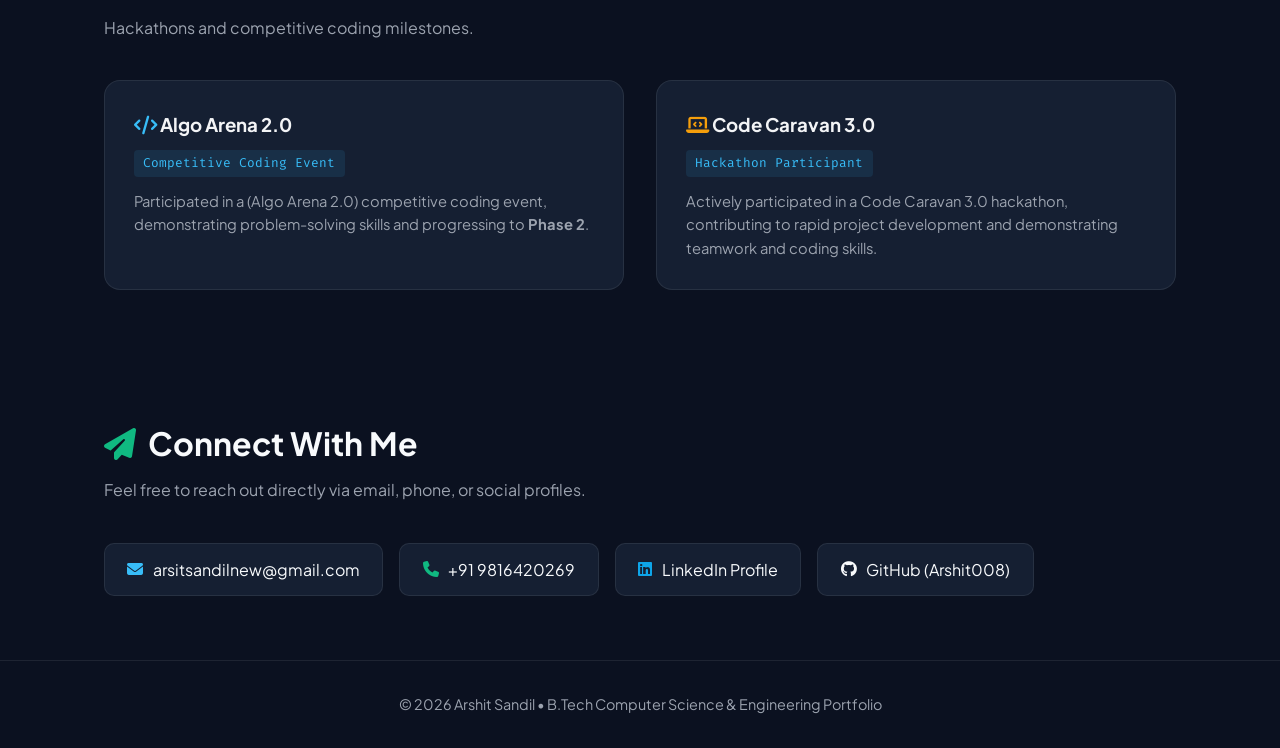
<file: portfolio/my.html>
<!DOCTYPE html>
<html lang="en">
<head>
  <meta charset="UTF-8">
  <meta name="viewport" content="width=device-width, initial-scale=1.0">
  <title>Arshit Sandil | Portfolio</title>
  <!-- Google Fonts & FontAwesome Icons -->
  <link rel="preconnect" href="https://fonts.googleapis.com">
  <link rel="preconnect" href="https://fonts.gstatic.com" crossorigin>
  <link href="https://fonts.googleapis.com/css2?family=Plus+Jakarta+Sans:wght@300;400;500;600;700;800&family=Fira+Code:wght@400;600&display=swap" rel="stylesheet">
  <link rel="stylesheet" href="https://cdnjs.cloudflare.com/ajax/libs/font-awesome/6.4.0/css/all.min.css">

  <link rel="stylesheet" href="STYLE.CSS">
</head>
<body>

  <!-- NAVIGATION -->
  <nav>
    <a href="#" class="brand">&lt;Arshit.dev /&gt;</a>
    <ul>
      <li><a href="#about">About & Edu</a></li>
      <li><a href="#skills">Skills</a></li>
      <li><a href="#projects">Projects</a></li>
      <li><a href="#certificates">Certificates</a></li>
      <li><a href="#achievements">Achievements</a></li>
      <li><a href="#contact" class="btn-contact">Contact</a></li>
    </ul>
  </nav>

  <!-- HERO SECTION -->
  <header class="hero">
    <div class="badge-student">
      <i class="fa-solid fa-graduation-cap"></i> 2nd Year B.Tech CSE @ LPU
    </div>
    <h1>Hello, I'm Arshit Sandil</h1>
    <P></P>
    <!-- <p class="tagline">Flutter & Dart Mobile Developer | Python & C++ Programmer | Smart Automation Enthusiast</p> -->

    <div class="metrics-row">
      <div class="metric-chip"><i class="fa-solid fa-star"></i> LPU CGPA: <strong>8.55</strong></div>
      <div class="metric-chip"><i class="fa-solid fa-award"></i> 12th PCM: <strong>93%</strong></div>
      <div class="metric-chip"><i class="fa-solid fa-code"></i> Projects: <strong>3+</strong></div>
      <div class="metric-chip"><i class="fa-solid fa-certificate"></i> Certifications: <strong>3</strong></div>
    </div>
  </header>

  <!-- ABOUT & EDUCATION -->
  <section id="about">
    <h2 class="section-title"><i class="fa-solid fa-user-graduate" style="color: #38bdf8;"></i> About & Education</h2>
    <p class="section-desc">Academic background and core competencies.</p>

    <div class="grid-2">
      <!-- Bio & Soft Skills -->
      <div class="card">
        <h3 style="margin-bottom: 1rem;">Who I Am</h3>
        <p style="color: #cbd5e1; margin-bottom: 1.5rem;">
          I am a 2nd-year Bachelor of Technology student in Computer Science & Engineering at <strong>Lovely Professional University, Phagwara</strong>. Passionate about cross-platform app development, algorithms in C++, and intelligent hardware automation.
        </p>

        <h4 style="color: #38bdf8; font-size: 0.95rem; margin-bottom: 0.8rem; text-transform: uppercase;">Soft Skills</h4>
        <div class="tags-container">
          <span class="tag"><i class="fa-solid fa-brain"></i> Problem-Solving</span>
          <span class="tag"><i class="fa-solid fa-people-group"></i> Team Player</span>
          <span class="tag"><i class="fa-solid fa-diagram-project"></i> Project Management</span>
          <span class="tag"><i class="fa-solid fa-sliders"></i> Adaptability</span>
        </div>
      </div>

      <!-- Education Timeline -->
      <div class="card">
        <h3 style="margin-bottom: 1.2rem;">Education Timeline</h3>
        
        <div class="timeline-item">
          <span class="timeline-date">Aug 2025 – Present</span>
          <div class="timeline-school">Lovely Professional University</div>
          <p style="color: #94a3b8; font-size: 0.9rem;">Bachelor of Technology, Computer Science & Engineering • Phagwara, Punjab</p>
          <span class="pill-score">CGPA: 8.55</span>
        </div>

        <div class="timeline-item">
          <span class="timeline-date">Mar 2024 – May 2025</span>
          <div class="timeline-school">ST D.R PUBLIC SEN. SEC. SCHOOL</div>
          <p style="color: #94a3b8; font-size: 0.9rem;">Intermediate (PCM) • Una, Himachal Pradesh</p>
          <span class="pill-score">Percentage: 93%</span>
        </div>

        <div class="timeline-item" style="margin-bottom: 0;">
          <span class="timeline-date">Mar 2022 – May 2023</span>
          <div class="timeline-school">ST D.R PUBLIC SEN. SEC. SCHOOL</div>
          <p style="color: #94a3b8; font-size: 0.9rem;">Matriculation • Una, Himachal Pradesh</p>
          <span class="pill-score">Percentage: 92%</span>
        </div>
      </div>
    </div>
  </section>

  <!-- SKILLS SECTION -->
  <section id="skills">
    <h2 class="section-title"><i class="fa-solid fa-code" style="color: #818cf8;"></i> Technical Skills</h2>
    <p class="section-desc">Languages, technologies, and developer tools from my CV.</p>

    <div class="card">
      <div class="skill-category">
        <h4>Programming Languages</h4>
        <div class="tags-container">
          <span class="tag"><i class="fa-solid fa-code"></i> C++</span>
          <span class="tag"><i class="fa-brands fa-python"></i> Python</span>
          <span class="tag"><i class="fa-solid fa-terminal"></i> C</span>
          <span class="tag"><i class="fa-brands fa-js"></i> JavaScript</span>
          <span class="tag"><i class="fa-solid fa-mobile-screen"></i> DART</span>
        </div>
      </div>

      <div class="skill-category" style="margin-bottom: 0;">
        <h4>Technologies & Frameworks</h4>
        <div class="tags-container">
          <span class="tag"><i class="fa-solid fa-database"></i> SQL</span>
          <span class="tag"><i class="fa-brands fa-git-alt"></i> Git</span>
          <span class="tag"><i class="fa-brands fa-github"></i> GitHub</span>
          <span class="tag"><i class="fa-brands fa-html5"></i> HTML5</span>
          <span class="tag"><i class="fa-brands fa-css3-alt"></i> CSS3</span>
          <span class="tag"><i class="fa-solid fa-layer-group"></i> Flutter</span>
        </div>
      </div>
    </div>
  </section>

  <!-- PROJECTS SECTION -->
  <section id="projects">
    <h2 class="section-title"><i class="fa-solid fa-folder-open" style="color: #38bdf8;"></i> Featured Projects</h2>
    <p class="section-desc">Projects built and documented on CV.</p>

    <div class="grid-3">
      <!-- Project 1 -->
      <div class="card project-card">
        <span class="project-tag">Flutter (DART)</span>
        <span class="project-date">Mar 2026</span>
        <h3>Grade and CGPA Tracker</h3>
        <ul class="project-list">
          <li>Cross-platform mobile application using Flutter and Dart for managing student marks.</li>
          <li>Centralized marks management replacing paper & scattered notes.</li>
          <li>Implemented secure email authentication & biometric login (fingerprint & face recognition).</li>
          <li>Offline support to inspect marks anytime via local storage.</li>
        </ul>
      </div>

      <!-- Project 2 -->
      <div class="card project-card">
        <span class="project-tag">ECE / C++ & Python</span>
        <span class="project-date">Nov 2025</span>
        <h3>Smart Occupancy & Environment Detection</h3>
        <ul class="project-list">
          <li>Automated device control (lights/fans) using real-time sensor logic to improve energy efficiency.</li>
          <li>Web/mobile interface data visualization and monitoring dashboard.</li>
          <li>Software logic developed with C/C++ and Python for sensor integration and real-time decisions.</li>
        </ul>
      </div>

      <!-- Project 3 -->
      <div class="card project-card">
        <span class="project-tag">Python</span>
        <span class="project-date">Sep 2025 – Feb 2025</span>
        <h3>Python Mini Projects Suite</h3>
        <ul class="project-list">
          <li>Password generator creating secure random passwords using built-in libraries.</li>
          <li>Arithmetic calculator with comprehensive error handling for arithmetic operations.</li>
        </ul>
      </div>
    </div>
  </section>

  <!-- CERTIFICATES SECTION WITH IMAGE SLOTS -->
  <section id="certificates">
    <h2 class="section-title"><i class="fa-solid fa-award" style="color: #38bdf8;"></i> Certifications</h2>
    <p class="section-desc">Official course certifications with dedicated image frames.</p>

    <div class="grid-3">
      <!-- Certificate 1 -->
      <div class="card cert-card">
        <!-- 🖼️ IMAGE SLOT 1: Paste your image link/path in src="..." -->
        <div class="cert-img-box">
          <img 
            src="infosis.jpeg" 
            alt="Introduction to Artificial Intelligence - Infosys" 
            width="100%" 
            height="206"
            onerror="this.style.display='none'; this.nextElementSibling.style.display='flex';"
          >
          <div class="cert-placeholder" style="display: none;">
            <i class="fa-solid fa-certificate"></i>
            <span>Certificate Preview</span>
            <small>Paste image URL in &lt;img src="..."&gt;</small>
          </div>
        </div>

        <span class="cert-issuer">Infosys • Feb 2026</span>
        <h3 style="font-size: 1.15rem; margin-bottom: 0.5rem;">Introduction to Artificial Intelligence</h3>
        <p style="font-size: 0.88rem; color: var(--text-muted);">Fundamental concepts of artificial intelligence, machine intelligence, and neural network foundations.</p>
      </div>

      <!-- Certificate 2 -->
      <div class="card cert-card">
        <!-- 🖼️ IMAGE SLOT 2: Paste your image link/path in src="..." -->
        <div class="cert-img-box">
          <img 
            src="saylor.jpeg" 
            alt="Introduction To Python - Saylor.org" 
            width="100%" 
            height="206"
            onerror="this.style.display='none'; this.nextElementSibling.style.display='flex';"
          >
          <div class="cert-placeholder" style="display: none;">
            <i class="fa-brands fa-python"></i>
            <span>Certificate Preview</span>
            <small>Paste image URL in &lt;img src="..."&gt;</small>
          </div>
        </div>

        <span class="cert-issuer">Saylor.org • Feb 2026</span>
        <h3 style="font-size: 1.15rem; margin-bottom: 0.5rem;">Introduction To Python</h3>
        <p style="font-size: 0.88rem; color: var(--text-muted);">Core Python programming, OOP principles, exception handling, and standard data structure libraries.</p>
      </div>

      <!-- Certificate 3 -->
      <div class="card cert-card">
        <!-- 🖼️ IMAGE SLOT 3: Paste your image link/path in src="..." -->
        <div class="cert-img-box">
          <img 
            src="vedu.jpeg" 
            alt="MOOC: Effective Time Management - TECH VEDU" 
            width="100%" 
            height="206"
            onerror="this.style.display='none'; this.nextElementSibling.style.display='flex';"
          >
          <div class="cert-placeholder" style="display: none;">
            <i class="fa-solid fa-clock"></i>
            <span>Certificate Preview</span>
            <small>Paste image URL in &lt;img src="..."&gt;</small>
          </div>
        </div>

        <span class="cert-issuer">TECH VEDU • Oct 2025</span>
        <h3 style="font-size: 1.15rem; margin-bottom: 0.5rem;">MOOC: Effective Time Management</h3>
        <p style="font-size: 0.88rem; color: var(--text-muted);">Productivity frameworks, task prioritization, sprint planning, and agile workflow management.</p>
      </div>
    </div>
  </section>

  <!-- ACHIEVEMENTS SECTION -->
  <section id="achievements">
    <h2 class="section-title"><i class="fa-solid fa-trophy" style="color: #f59e0b;"></i> Achievements & Hackathons</h2>
    <p class="section-desc">Hackathons and competitive coding milestones.</p>

    <div class="grid-2">
      <!-- Achievement 1 -->
      <div class="card">
        <h3 style="margin-bottom: 0.5rem;"><i class="fa-solid fa-code" style="color: #38bdf8;"></i> Algo Arena 2.0</h3>
        <span class="project-tag" style="margin-bottom: 0.8rem; display: inline-block;">Competitive Coding Event</span>
        <p style="font-size: 0.92rem; color: var(--text-muted);">
          Participated in a (Algo Arena 2.0) competitive coding event, demonstrating problem-solving skills and progressing to <strong>Phase 2</strong>.
        </p>
      </div>

      <!-- Achievement 2 -->
      <div class="card">
        <h3 style="margin-bottom: 0.5rem;"><i class="fa-solid fa-laptop-code" style="color: #f59e0b;"></i> Code Caravan 3.0</h3>
        <span class="project-tag" style="margin-bottom: 0.8rem; display: inline-block;">Hackathon Participant</span>
        <p style="font-size: 0.92rem; color: var(--text-muted);">
          Actively participated in a Code Caravan 3.0 hackathon, contributing to rapid project development and demonstrating teamwork and coding skills.
        </p>
      </div>
    </div>
  </section>

  <!-- CONTACT SECTION -->
  <section id="contact">
    <h2 class="section-title"><i class="fa-solid fa-paper-plane" style="color: #10b981;"></i> Connect With Me</h2>
    <p class="section-desc">Feel free to reach out directly via email, phone, or social profiles.</p>

    <div class="contact-links">
      <a href="mailto:arsitsandilnew@gmail.com" class="contact-btn">
        <i class="fa-solid fa-envelope" style="color: #38bdf8;"></i> arsitsandilnew@gmail.com
      </a>
      <a href="tel:+919816420269" class="contact-btn">
        <i class="fa-solid fa-phone" style="color: #10b981;"></i> +91 9816420269
      </a>
      <a href="https://www.linkedin.com/in/arshit-sandil-b44b50220/" target="_blank" rel="noopener" class="contact-btn">
        <i class="fa-brands fa-linkedin" style="color: #0ea5e9;"></i> LinkedIn Profile
      </a>
      <a href="https://github.com/Arshit008" target="_blank" rel="noopener" class="contact-btn">
        <i class="fa-brands fa-github"></i> GitHub (Arshit008)
      </a>
    </div>
  </section>

  <!-- FOOTER -->
  <footer>
    <p>&copy; 2026 Arshit Sandil • B.Tech Computer Science & Engineering Portfolio</p>
  </footer>

</body>
</html>
</file>
<file: style.css>
:root {
      --primary: #0066cc;
      --primary-dark: #004d99;
      --accent-cyan: #00bcd4;
      --accent-purple: #7c4dff;
      --accent-gold: #f59e0b;
      --accent-green: #10b981;
      --bg-dark: #0b1120;
      --bg-card: #151f32;
      --bg-card-border: rgba(255, 255, 255, 0.08);
      --text-main: #f3f4f6;
      --text-muted: #9ca3af;
      --gradient-title: linear-gradient(135deg, #38bdf8 0%, #818cf8 50%, #c084fc 100%);
    }

    * {
      margin: 0;
      padding: 0;
      box-sizing: border-box;
      scroll-behavior: smooth;
    }

    body {
      font-family: 'Plus Jakarta Sans', sans-serif;
      background-color: var(--bg-dark);
      color: var(--text-main);
      line-height: 1.6;
    }

    /* ---------------- NAVIGATION ---------------- */
    nav {
      background: rgba(11, 17, 32, 0.9);
      backdrop-filter: blur(12px);
      position: sticky;
      top: 0;
      z-index: 100;
      border-bottom: 1px solid var(--bg-card-border);
      display: flex;
      justify-content: space-between;
      align-items: center;
      padding: 1rem 5%;
    }

    nav .brand {
      font-family: 'Fira Code', monospace;
      font-weight: 700;
      font-size: 1.25rem;
      color: #38bdf8;
      text-decoration: none;
    }

    nav ul {
      list-style: none;
      display: flex;
      gap: 1.5rem;
      align-items: center;
    }

    nav ul li a {
      color: var(--text-muted);
      text-decoration: none;
      font-weight: 500;
      font-size: 0.95rem;
      transition: color 0.3s;
    }

    nav ul li a:hover {
      color: #38bdf8;
    }

    .btn-contact {
      background: linear-gradient(135deg, #0284c7, #6366f1);
      color: white !important;
      padding: 0.5rem 1.2rem;
      border-radius: 20px;
      font-weight: 600;
      text-decoration: none;
      transition: transform 0.2s;
    }

    .btn-contact:hover {
      transform: translateY(-2px);
    }

    /* ---------------- HERO SECTION ---------------- */
    .hero {
      padding: 5rem 5% 4rem;
      text-align: center;
      background: radial-gradient(circle at center top, #1e293b 0%, var(--bg-dark) 70%);
    }

    .badge-student {
      display: inline-flex;
      align-items: center;
      gap: 0.5rem;
      background: rgba(56, 189, 248, 0.1);
      border: 1px solid rgba(56, 189, 248, 0.3);
      color: #38bdf8;
      padding: 0.4rem 1rem;
      border-radius: 30px;
      font-size: 0.85rem;
      font-weight: 600;
      margin-bottom: 1.2rem;
    }

    .hero h1 {
      font-size: 3.2rem;
      font-weight: 800;
      background: var(--gradient-title);
      -webkit-background-clip: text;
      -webkit-text-fill-color: transparent;
      margin-bottom: 0.5rem;
    }

    .hero p.tagline {
      font-size: 1.25rem;
      color: #94a3b8;
      max-width: 700px;
      margin: 0 auto 2rem;
    }

    .metrics-row {
      display: flex;
      justify-content: center;
      flex-wrap: wrap;
      gap: 1rem;
      margin-bottom: 2.5rem;
    }

    .metric-chip {
      background: var(--bg-card);
      border: 1px solid var(--bg-card-border);
      padding: 0.6rem 1.2rem;
      border-radius: 12px;
      font-size: 0.9rem;
      display: flex;
      align-items: center;
      gap: 0.5rem;
    }

    .metric-chip i {
      color: #38bdf8;
    }

    /* ---------------- SECTION COMMON ---------------- */
    section {
      padding: 4rem 5%;
      max-width: 1200px;
      margin: 0 auto;
    }

    .section-title {
      font-size: 2rem;
      font-weight: 700;
      color: #f8fafc;
      margin-bottom: 0.5rem;
      display: flex;
      align-items: center;
      gap: 0.75rem;
    }

    .section-desc {
      color: var(--text-muted);
      margin-bottom: 2.5rem;
    }

    /* ---------------- GRID & CARDS ---------------- */
    .grid-2 {
      display: grid;
      grid-template-columns: repeat(auto-fit, minmax(320px, 1fr));
      gap: 2rem;
    }

    .grid-3 {
      display: grid;
      grid-template-columns: repeat(auto-fit, minmax(300px, 1fr));
      gap: 1.5rem;
    }

    .card {
      background: var(--bg-card);
      border: 1px solid var(--bg-card-border);
      border-radius: 16px;
      padding: 1.8rem;
      transition: transform 0.3s, border-color 0.3s;
    }

    .card:hover {
      transform: translateY(-4px);
      border-color: rgba(56, 189, 248, 0.4);
    }

    /* ---------------- EDUCATION TIMELINE ---------------- */
    .timeline-item {
      border-left: 2px solid #0284c7;
      padding-left: 1.5rem;
      margin-bottom: 1.8rem;
      position: relative;
    }

    .timeline-item::before {
      content: '';
      position: absolute;
      left: -7px;
      top: 4px;
      width: 12px;
      height: 12px;
      border-radius: 50%;
      background: #38bdf8;
    }

    .timeline-date {
      font-size: 0.85rem;
      color: #38bdf8;
      font-weight: 600;
      font-family: 'Fira Code', monospace;
    }

    .timeline-school {
      font-size: 1.15rem;
      font-weight: 700;
      margin-top: 0.2rem;
    }

    .pill-score {
      display: inline-block;
      margin-top: 0.4rem;
      background: rgba(16, 185, 129, 0.15);
      color: #34d399;
      border: 1px solid rgba(16, 185, 129, 0.3);
      padding: 0.2rem 0.6rem;
      border-radius: 6px;
      font-size: 0.85rem;
      font-weight: 600;
    }

    /* ---------------- SKILLS ---------------- */
    .skill-category {
      margin-bottom: 1.5rem;
    }

    .skill-category h4 {
      color: #38bdf8;
      font-size: 1rem;
      margin-bottom: 0.8rem;
      text-transform: uppercase;
      letter-spacing: 1px;
    }

    .tags-container {
      display: flex;
      flex-wrap: wrap;
      gap: 0.6rem;
    }

    .tag {
      background: rgba(255, 255, 255, 0.05);
      border: 1px solid var(--bg-card-border);
      padding: 0.4rem 0.9rem;
      border-radius: 8px;
      font-size: 0.9rem;
      color: #e2e8f0;
      display: inline-flex;
      align-items: center;
      gap: 0.4rem;
      transition: background 0.2s, border-color 0.2s;
    }

    .tag:hover {
      background: rgba(56, 189, 248, 0.15);
      border-color: rgba(56, 189, 248, 0.4);
    }

    /* ---------------- PROJECTS ---------------- */
    .project-card h3 {
      font-size: 1.3rem;
      margin-top: 0.4rem;
      margin-bottom: 0.8rem;
    }

    .project-tag {
      font-family: 'Fira Code', monospace;
      font-size: 0.8rem;
      color: #38bdf8;
      background: rgba(56, 189, 248, 0.1);
      padding: 0.2rem 0.6rem;
      border-radius: 4px;
    }

    .project-date {
      float: right;
      font-size: 0.8rem;
      color: var(--text-muted);
    }

    .project-list {
      list-style: none;
      margin-top: 0.8rem;
      display: flex;
      flex-direction: column;
      gap: 0.5rem;
    }

    .project-list li {
      font-size: 0.9rem;
      color: #cbd5e1;
      position: relative;
      padding-left: 1.2rem;
    }

    .project-list li::before {
      content: '▹';
      position: absolute;
      left: 0;
      color: #38bdf8;
    }

    /* ---------------- CERTIFICATES (IMAGE FRAME & ALIGNMENT) ---------------- */
    .cert-card {
      text-align: center;
      display: flex;
      flex-direction: column;
      align-items: center;
    }

    .cert-img-box {
      width: 100%;
      height: 220px;
      background: rgba(0, 0, 0, 0.25);
      border: 1px dashed rgba(56, 189, 248, 0.35);
      border-radius: 12px;
      display: flex;
      align-items: center;
      justify-content: center;
      overflow: hidden;
      margin-bottom: 1.2rem;
      padding: 6px;
      box-sizing: border-box;
      transition: border-color 0.3s;
    }

    .cert-card:hover .cert-img-box {
      border-color: #38bdf8;
    }

    .cert-img-box img {
      width: 100%;
      height: 100%;
      max-height: 206px;
      object-fit: contain;
      object-position: center;
      border-radius: 6px;
      display: block;
      transition: transform 0.3s ease;
    }

    .cert-card:hover .cert-img-box img {
      transform: scale(1.03);
    }

    .cert-placeholder {
      display: flex;
      flex-direction: column;
      align-items: center;
      justify-content: center;
      color: var(--text-muted);
      gap: 0.4rem;
      padding: 1rem;
    }

    .cert-placeholder i {
      font-size: 2.2rem;
      color: #38bdf8;
    }

    .cert-placeholder span {
      font-size: 0.95rem;
      font-weight: 600;
      color: var(--text-main);
    }

    .cert-placeholder small {
      font-size: 0.78rem;
      color: #64748b;
      font-family: 'Fira Code', monospace;
    }

    .cert-issuer {
      display: inline-block;
      font-family: 'Fira Code', monospace;
      font-size: 0.8rem;
      color: #38bdf8;
      background: rgba(56, 189, 248, 0.1);
      padding: 0.2rem 0.6rem;
      border-radius: 4px;
      margin-bottom: 0.5rem;
    }

    /* ---------------- CONTACT & FOOTER ---------------- */
    .contact-links {
      display: flex;
      flex-wrap: wrap;
      gap: 1rem;
      margin-top: 1.5rem;
    }

    .contact-btn {
      background: var(--bg-card);
      border: 1px solid var(--bg-card-border);
      color: #f8fafc;
      padding: 0.8rem 1.4rem;
      border-radius: 10px;
      text-decoration: none;
      display: flex;
      align-items: center;
      gap: 0.6rem;
      transition: all 0.3s;
    }

    .contact-btn:hover {
      border-color: #38bdf8;
      background: rgba(56, 189, 248, 0.1);
      transform: translateY(-2px);
    }

    footer {
      border-top: 1px solid var(--bg-card-border);
      text-align: center;
      padding: 2rem;
      color: var(--text-muted);
      font-size: 0.9rem;
    }

    @media (max-width: 768px) {
      .hero h1 { font-size: 2.3rem; }
      nav ul { display: none; }
    }
</file>
<file: portfolio/style.css>
:root {
      --primary: #0066cc;
      --primary-dark: #004d99;
      --accent-cyan: #00bcd4;
      --accent-purple: #7c4dff;
      --accent-gold: #f59e0b;
      --accent-green: #10b981;
      --bg-dark: #0b1120;
      --bg-card: #151f32;
      --bg-card-border: rgba(255, 255, 255, 0.08);
      --text-main: #f3f4f6;
      --text-muted: #9ca3af;
      --gradient-title: linear-gradient(135deg, #38bdf8 0%, #818cf8 50%, #c084fc 100%);
    }

    * {
      margin: 0;
      padding: 0;
      box-sizing: border-box;
      scroll-behavior: smooth;
    }

    body {
      font-family: 'Plus Jakarta Sans', sans-serif;
      background-color: var(--bg-dark);
      color: var(--text-main);
      line-height: 1.6;
    }

    /* ---------------- NAVIGATION ---------------- */
    nav {
      background: rgba(11, 17, 32, 0.9);
      backdrop-filter: blur(12px);
      position: sticky;
      top: 0;
      z-index: 100;
      border-bottom: 1px solid var(--bg-card-border);
      display: flex;
      justify-content: space-between;
      align-items: center;
      padding: 1rem 5%;
    }

    nav .brand {
      font-family: 'Fira Code', monospace;
      font-weight: 700;
      font-size: 1.25rem;
      color: #38bdf8;
      text-decoration: none;
    }

    nav ul {
      list-style: none;
      display: flex;
      gap: 1.5rem;
      align-items: center;
    }

    nav ul li a {
      color: var(--text-muted);
      text-decoration: none;
      font-weight: 500;
      font-size: 0.95rem;
      transition: color 0.3s;
    }

    nav ul li a:hover {
      color: #38bdf8;
    }

    .btn-contact {
      background: linear-gradient(135deg, #0284c7, #6366f1);
      color: white !important;
      padding: 0.5rem 1.2rem;
      border-radius: 20px;
      font-weight: 600;
      text-decoration: none;
      transition: transform 0.2s;
    }

    .btn-contact:hover {
      transform: translateY(-2px);
    }

    /* ---------------- HERO SECTION ---------------- */
    .hero {
      padding: 5rem 5% 4rem;
      text-align: center;
      background: radial-gradient(circle at center top, #1e293b 0%, var(--bg-dark) 70%);
    }

    .badge-student {
      display: inline-flex;
      align-items: center;
      gap: 0.5rem;
      background: rgba(56, 189, 248, 0.1);
      border: 1px solid rgba(56, 189, 248, 0.3);
      color: #38bdf8;
      padding: 0.4rem 1rem;
      border-radius: 30px;
      font-size: 0.85rem;
      font-weight: 600;
      margin-bottom: 1.2rem;
    }

    .hero h1 {
      font-size: 3.2rem;
      font-weight: 800;
      background: var(--gradient-title);
      -webkit-background-clip: text;
      -webkit-text-fill-color: transparent;
      margin-bottom: 0.5rem;
    }

    .hero p.tagline {
      font-size: 1.25rem;
      color: #94a3b8;
      max-width: 700px;
      margin: 0 auto 2rem;
    }

    .metrics-row {
      display: flex;
      justify-content: center;
      flex-wrap: wrap;
      gap: 1rem;
      margin-bottom: 2.5rem;
    }

    .metric-chip {
      background: var(--bg-card);
      border: 1px solid var(--bg-card-border);
      padding: 0.6rem 1.2rem;
      border-radius: 12px;
      font-size: 0.9rem;
      display: flex;
      align-items: center;
      gap: 0.5rem;
    }

    .metric-chip i {
      color: #38bdf8;
    }

    /* ---------------- SECTION COMMON ---------------- */
    section {
      padding: 4rem 5%;
      max-width: 1200px;
      margin: 0 auto;
    }

    .section-title {
      font-size: 2rem;
      font-weight: 700;
      color: #f8fafc;
      margin-bottom: 0.5rem;
      display: flex;
      align-items: center;
      gap: 0.75rem;
    }

    .section-desc {
      color: var(--text-muted);
      margin-bottom: 2.5rem;
    }

    /* ---------------- GRID & CARDS ---------------- */
    .grid-2 {
      display: grid;
      grid-template-columns: repeat(auto-fit, minmax(320px, 1fr));
      gap: 2rem;
    }

    .grid-3 {
      display: grid;
      grid-template-columns: repeat(auto-fit, minmax(300px, 1fr));
      gap: 1.5rem;
    }

    .card {
      background: var(--bg-card);
      border: 1px solid var(--bg-card-border);
      border-radius: 16px;
      padding: 1.8rem;
      transition: transform 0.3s, border-color 0.3s;
    }

    .card:hover {
      transform: translateY(-4px);
      border-color: rgba(56, 189, 248, 0.4);
    }

    /* ---------------- EDUCATION TIMELINE ---------------- */
    .timeline-item {
      border-left: 2px solid #0284c7;
      padding-left: 1.5rem;
      margin-bottom: 1.8rem;
      position: relative;
    }

    .timeline-item::before {
      content: '';
      position: absolute;
      left: -7px;
      top: 4px;
      width: 12px;
      height: 12px;
      border-radius: 50%;
      background: #38bdf8;
    }

    .timeline-date {
      font-size: 0.85rem;
      color: #38bdf8;
      font-weight: 600;
      font-family: 'Fira Code', monospace;
    }

    .timeline-school {
      font-size: 1.15rem;
      font-weight: 700;
      margin-top: 0.2rem;
    }

    .pill-score {
      display: inline-block;
      margin-top: 0.4rem;
      background: rgba(16, 185, 129, 0.15);
      color: #34d399;
      border: 1px solid rgba(16, 185, 129, 0.3);
      padding: 0.2rem 0.6rem;
      border-radius: 6px;
      font-size: 0.85rem;
      font-weight: 600;
    }

    /* ---------------- SKILLS ---------------- */
    .skill-category {
      margin-bottom: 1.5rem;
    }

    .skill-category h4 {
      color: #38bdf8;
      font-size: 1rem;
      margin-bottom: 0.8rem;
      text-transform: uppercase;
      letter-spacing: 1px;
    }

    .tags-container {
      display: flex;
      flex-wrap: wrap;
      gap: 0.6rem;
    }

    .tag {
      background: rgba(255, 255, 255, 0.05);
      border: 1px solid var(--bg-card-border);
      padding: 0.4rem 0.9rem;
      border-radius: 8px;
      font-size: 0.9rem;
      color: #e2e8f0;
      display: inline-flex;
      align-items: center;
      gap: 0.4rem;
      transition: background 0.2s, border-color 0.2s;
    }

    .tag:hover {
      background: rgba(56, 189, 248, 0.15);
      border-color: rgba(56, 189, 248, 0.4);
    }

    /* ---------------- PROJECTS ---------------- */
    .project-card h3 {
      font-size: 1.3rem;
      margin-top: 0.4rem;
      margin-bottom: 0.8rem;
    }

    .project-tag {
      font-family: 'Fira Code', monospace;
      font-size: 0.8rem;
      color: #38bdf8;
      background: rgba(56, 189, 248, 0.1);
      padding: 0.2rem 0.6rem;
      border-radius: 4px;
    }

    .project-date {
      float: right;
      font-size: 0.8rem;
      color: var(--text-muted);
    }

    .project-list {
      list-style: none;
      margin-top: 0.8rem;
      display: flex;
      flex-direction: column;
      gap: 0.5rem;
    }

    .project-list li {
      font-size: 0.9rem;
      color: #cbd5e1;
      position: relative;
      padding-left: 1.2rem;
    }

    .project-list li::before {
      content: '▹';
      position: absolute;
      left: 0;
      color: #38bdf8;
    }

    /* ---------------- CERTIFICATES (IMAGE FRAME & ALIGNMENT) ---------------- */
    .cert-card {
      text-align: center;
      display: flex;
      flex-direction: column;
      align-items: center;
    }

    .cert-img-box {
      width: 100%;
      height: 220px;
      background: rgba(0, 0, 0, 0.25);
      border: 1px dashed rgba(56, 189, 248, 0.35);
      border-radius: 12px;
      display: flex;
      align-items: center;
      justify-content: center;
      overflow: hidden;
      margin-bottom: 1.2rem;
      padding: 6px;
      box-sizing: border-box;
      transition: border-color 0.3s;
    }

    .cert-card:hover .cert-img-box {
      border-color: #38bdf8;
    }

    .cert-img-box img {
      width: 100%;
      height: 100%;
      max-height: 206px;
      object-fit: contain;
      object-position: center;
      border-radius: 6px;
      display: block;
      transition: transform 0.3s ease;
    }

    .cert-card:hover .cert-img-box img {
      transform: scale(1.03);
    }

    .cert-placeholder {
      display: flex;
      flex-direction: column;
      align-items: center;
      justify-content: center;
      color: var(--text-muted);
      gap: 0.4rem;
      padding: 1rem;
    }

    .cert-placeholder i {
      font-size: 2.2rem;
      color: #38bdf8;
    }

    .cert-placeholder span {
      font-size: 0.95rem;
      font-weight: 600;
      color: var(--text-main);
    }

    .cert-placeholder small {
      font-size: 0.78rem;
      color: #64748b;
      font-family: 'Fira Code', monospace;
    }

    .cert-issuer {
      display: inline-block;
      font-family: 'Fira Code', monospace;
      font-size: 0.8rem;
      color: #38bdf8;
      background: rgba(56, 189, 248, 0.1);
      padding: 0.2rem 0.6rem;
      border-radius: 4px;
      margin-bottom: 0.5rem;
    }

    /* ---------------- CONTACT & FOOTER ---------------- */
    .contact-links {
      display: flex;
      flex-wrap: wrap;
      gap: 1rem;
      margin-top: 1.5rem;
    }

    .contact-btn {
      background: var(--bg-card);
      border: 1px solid var(--bg-card-border);
      color: #f8fafc;
      padding: 0.8rem 1.4rem;
      border-radius: 10px;
      text-decoration: none;
      display: flex;
      align-items: center;
      gap: 0.6rem;
      transition: all 0.3s;
    }

    .contact-btn:hover {
      border-color: #38bdf8;
      background: rgba(56, 189, 248, 0.1);
      transform: translateY(-2px);
    }

    footer {
      border-top: 1px solid var(--bg-card-border);
      text-align: center;
      padding: 2rem;
      color: var(--text-muted);
      font-size: 0.9rem;
    }

    @media (max-width: 768px) {
      .hero h1 { font-size: 2.3rem; }
      nav ul { display: none; }
    }
</file>
<file: portfolio/STYLE.CSS>
:root {
      --primary: #0066cc;
      --primary-dark: #004d99;
      --accent-cyan: #00bcd4;
      --accent-purple: #7c4dff;
      --accent-gold: #f59e0b;
      --accent-green: #10b981;
      --bg-dark: #0b1120;
      --bg-card: #151f32;
      --bg-card-border: rgba(255, 255, 255, 0.08);
      --text-main: #f3f4f6;
      --text-muted: #9ca3af;
      --gradient-title: linear-gradient(135deg, #38bdf8 0%, #818cf8 50%, #c084fc 100%);
    }

    * {
      margin: 0;
      padding: 0;
      box-sizing: border-box;
      scroll-behavior: smooth;
    }

    body {
      font-family: 'Plus Jakarta Sans', sans-serif;
      background-color: var(--bg-dark);
      color: var(--text-main);
      line-height: 1.6;
    }

    /* ---------------- NAVIGATION ---------------- */
    nav {
      background: rgba(11, 17, 32, 0.9);
      backdrop-filter: blur(12px);
      position: sticky;
      top: 0;
      z-index: 100;
      border-bottom: 1px solid var(--bg-card-border);
      display: flex;
      justify-content: space-between;
      align-items: center;
      padding: 1rem 5%;
    }

    nav .brand {
      font-family: 'Fira Code', monospace;
      font-weight: 700;
      font-size: 1.25rem;
      color: #38bdf8;
      text-decoration: none;
    }

    nav ul {
      list-style: none;
      display: flex;
      gap: 1.5rem;
      align-items: center;
    }

    nav ul li a {
      color: var(--text-muted);
      text-decoration: none;
      font-weight: 500;
      font-size: 0.95rem;
      transition: color 0.3s;
    }

    nav ul li a:hover {
      color: #38bdf8;
    }

    .btn-contact {
      background: linear-gradient(135deg, #0284c7, #6366f1);
      color: white !important;
      padding: 0.5rem 1.2rem;
      border-radius: 20px;
      font-weight: 600;
      text-decoration: none;
      transition: transform 0.2s;
    }

    .btn-contact:hover {
      transform: translateY(-2px);
    }

    /* ---------------- HERO SECTION ---------------- */
    .hero {
      padding: 5rem 5% 4rem;
      text-align: center;
      background: radial-gradient(circle at center top, #1e293b 0%, var(--bg-dark) 70%);
    }

    .badge-student {
      display: inline-flex;
      align-items: center;
      gap: 0.5rem;
      background: rgba(56, 189, 248, 0.1);
      border: 1px solid rgba(56, 189, 248, 0.3);
      color: #38bdf8;
      padding: 0.4rem 1rem;
      border-radius: 30px;
      font-size: 0.85rem;
      font-weight: 600;
      margin-bottom: 1.2rem;
    }

    .hero h1 {
      font-size: 3.2rem;
      font-weight: 800;
      background: var(--gradient-title);
      -webkit-background-clip: text;
      -webkit-text-fill-color: transparent;
      margin-bottom: 0.5rem;
    }

    .hero p.tagline {
      font-size: 1.25rem;
      color: #94a3b8;
      max-width: 700px;
      margin: 0 auto 2rem;
    }

    .metrics-row {
      display: flex;
      justify-content: center;
      flex-wrap: wrap;
      gap: 1rem;
      margin-bottom: 2.5rem;
    }

    .metric-chip {
      background: var(--bg-card);
      border: 1px solid var(--bg-card-border);
      padding: 0.6rem 1.2rem;
      border-radius: 12px;
      font-size: 0.9rem;
      display: flex;
      align-items: center;
      gap: 0.5rem;
    }

    .metric-chip i {
      color: #38bdf8;
    }

    /* ---------------- SECTION COMMON ---------------- */
    section {
      padding: 4rem 5%;
      max-width: 1200px;
      margin: 0 auto;
    }

    .section-title {
      font-size: 2rem;
      font-weight: 700;
      color: #f8fafc;
      margin-bottom: 0.5rem;
      display: flex;
      align-items: center;
      gap: 0.75rem;
    }

    .section-desc {
      color: var(--text-muted);
      margin-bottom: 2.5rem;
    }

    /* ---------------- GRID & CARDS ---------------- */
    .grid-2 {
      display: grid;
      grid-template-columns: repeat(auto-fit, minmax(320px, 1fr));
      gap: 2rem;
    }

    .grid-3 {
      display: grid;
      grid-template-columns: repeat(auto-fit, minmax(300px, 1fr));
      gap: 1.5rem;
    }

    .card {
      background: var(--bg-card);
      border: 1px solid var(--bg-card-border);
      border-radius: 16px;
      padding: 1.8rem;
      transition: transform 0.3s, border-color 0.3s;
    }

    .card:hover {
      transform: translateY(-4px);
      border-color: rgba(56, 189, 248, 0.4);
    }

    /* ---------------- EDUCATION TIMELINE ---------------- */
    .timeline-item {
      border-left: 2px solid #0284c7;
      padding-left: 1.5rem;
      margin-bottom: 1.8rem;
      position: relative;
    }

    .timeline-item::before {
      content: '';
      position: absolute;
      left: -7px;
      top: 4px;
      width: 12px;
      height: 12px;
      border-radius: 50%;
      background: #38bdf8;
    }

    .timeline-date {
      font-size: 0.85rem;
      color: #38bdf8;
      font-weight: 600;
      font-family: 'Fira Code', monospace;
    }

    .timeline-school {
      font-size: 1.15rem;
      font-weight: 700;
      margin-top: 0.2rem;
    }

    .pill-score {
      display: inline-block;
      margin-top: 0.4rem;
      background: rgba(16, 185, 129, 0.15);
      color: #34d399;
      border: 1px solid rgba(16, 185, 129, 0.3);
      padding: 0.2rem 0.6rem;
      border-radius: 6px;
      font-size: 0.85rem;
      font-weight: 600;
    }

    /* ---------------- SKILLS ---------------- */
    .skill-category {
      margin-bottom: 1.5rem;
    }

    .skill-category h4 {
      color: #38bdf8;
      font-size: 1rem;
      margin-bottom: 0.8rem;
      text-transform: uppercase;
      letter-spacing: 1px;
    }

    .tags-container {
      display: flex;
      flex-wrap: wrap;
      gap: 0.6rem;
    }

    .tag {
      background: rgba(255, 255, 255, 0.05);
      border: 1px solid var(--bg-card-border);
      padding: 0.4rem 0.9rem;
      border-radius: 8px;
      font-size: 0.9rem;
      color: #e2e8f0;
      display: inline-flex;
      align-items: center;
      gap: 0.4rem;
      transition: background 0.2s, border-color 0.2s;
    }

    .tag:hover {
      background: rgba(56, 189, 248, 0.15);
      border-color: rgba(56, 189, 248, 0.4);
    }

    /* ---------------- PROJECTS ---------------- */
    .project-card h3 {
      font-size: 1.3rem;
      margin-top: 0.4rem;
      margin-bottom: 0.8rem;
    }

    .project-tag {
      font-family: 'Fira Code', monospace;
      font-size: 0.8rem;
      color: #38bdf8;
      background: rgba(56, 189, 248, 0.1);
      padding: 0.2rem 0.6rem;
      border-radius: 4px;
    }

    .project-date {
      float: right;
      font-size: 0.8rem;
      color: var(--text-muted);
    }

    .project-list {
      list-style: none;
      margin-top: 0.8rem;
      display: flex;
      flex-direction: column;
      gap: 0.5rem;
    }

    .project-list li {
      font-size: 0.9rem;
      color: #cbd5e1;
      position: relative;
      padding-left: 1.2rem;
    }

    .project-list li::before {
      content: '▹';
      position: absolute;
      left: 0;
      color: #38bdf8;
    }

    /* ---------------- CERTIFICATES (IMAGE FRAME & ALIGNMENT) ---------------- */
    .cert-card {
      text-align: center;
      display: flex;
      flex-direction: column;
      align-items: center;
    }

    .cert-img-box {
      width: 100%;
      height: 220px;
      background: rgba(0, 0, 0, 0.25);
      border: 1px dashed rgba(56, 189, 248, 0.35);
      border-radius: 12px;
      display: flex;
      align-items: center;
      justify-content: center;
      overflow: hidden;
      margin-bottom: 1.2rem;
      padding: 6px;
      box-sizing: border-box;
      transition: border-color 0.3s;
    }

    .cert-card:hover .cert-img-box {
      border-color: #38bdf8;
    }

    .cert-img-box img {
      width: 100%;
      height: 100%;
      max-height: 206px;
      object-fit: contain;
      object-position: center;
      border-radius: 6px;
      display: block;
      transition: transform 0.3s ease;
    }

    .cert-card:hover .cert-img-box img {
      transform: scale(1.03);
    }

    .cert-placeholder {
      display: flex;
      flex-direction: column;
      align-items: center;
      justify-content: center;
      color: var(--text-muted);
      gap: 0.4rem;
      padding: 1rem;
    }

    .cert-placeholder i {
      font-size: 2.2rem;
      color: #38bdf8;
    }

    .cert-placeholder span {
      font-size: 0.95rem;
      font-weight: 600;
      color: var(--text-main);
    }

    .cert-placeholder small {
      font-size: 0.78rem;
      color: #64748b;
      font-family: 'Fira Code', monospace;
    }

    .cert-issuer {
      display: inline-block;
      font-family: 'Fira Code', monospace;
      font-size: 0.8rem;
      color: #38bdf8;
      background: rgba(56, 189, 248, 0.1);
      padding: 0.2rem 0.6rem;
      border-radius: 4px;
      margin-bottom: 0.5rem;
    }

    /* ---------------- CONTACT & FOOTER ---------------- */
    .contact-links {
      display: flex;
      flex-wrap: wrap;
      gap: 1rem;
      margin-top: 1.5rem;
    }

    .contact-btn {
      background: var(--bg-card);
      border: 1px solid var(--bg-card-border);
      color: #f8fafc;
      padding: 0.8rem 1.4rem;
      border-radius: 10px;
      text-decoration: none;
      display: flex;
      align-items: center;
      gap: 0.6rem;
      transition: all 0.3s;
    }

    .contact-btn:hover {
      border-color: #38bdf8;
      background: rgba(56, 189, 248, 0.1);
      transform: translateY(-2px);
    }

    footer {
      border-top: 1px solid var(--bg-card-border);
      text-align: center;
      padding: 2rem;
      color: var(--text-muted);
      font-size: 0.9rem;
    }

    @media (max-width: 768px) {
      .hero h1 { font-size: 2.3rem; }
      nav ul { display: none; }
    }
</file>
